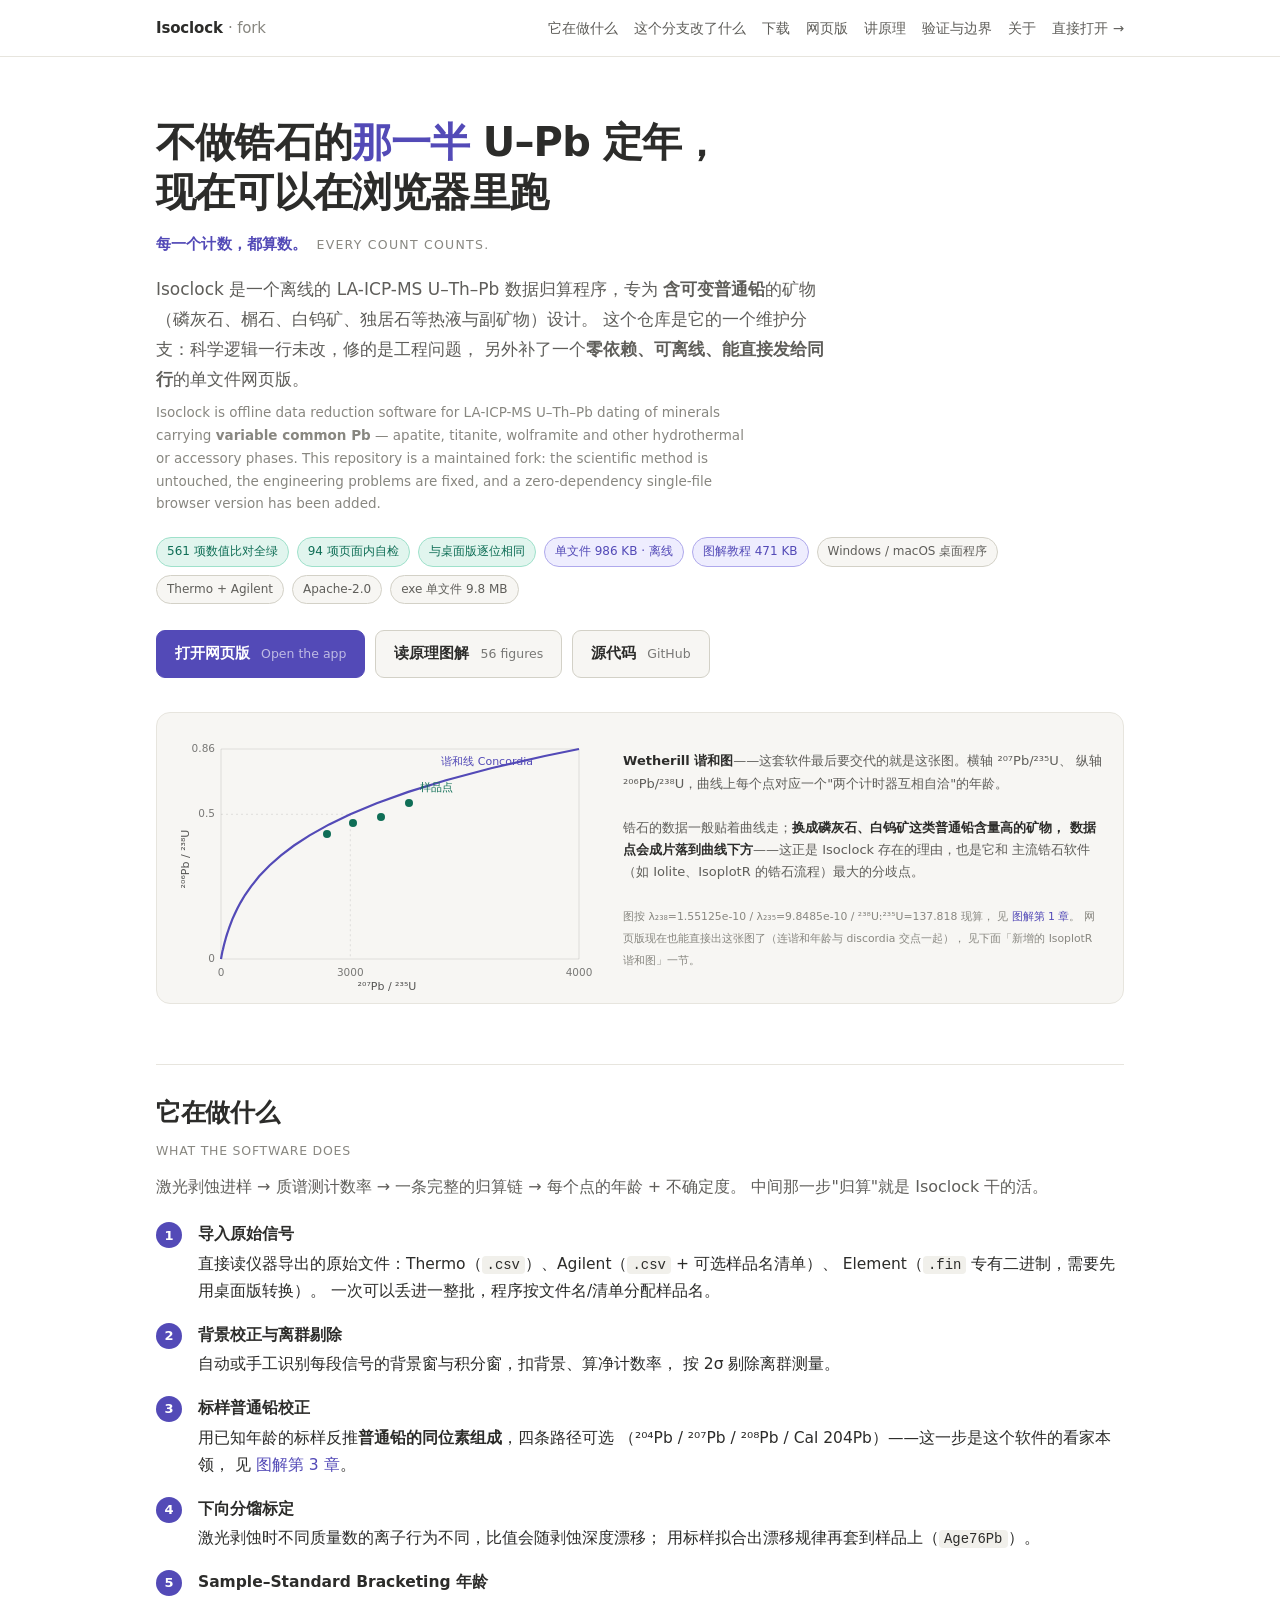
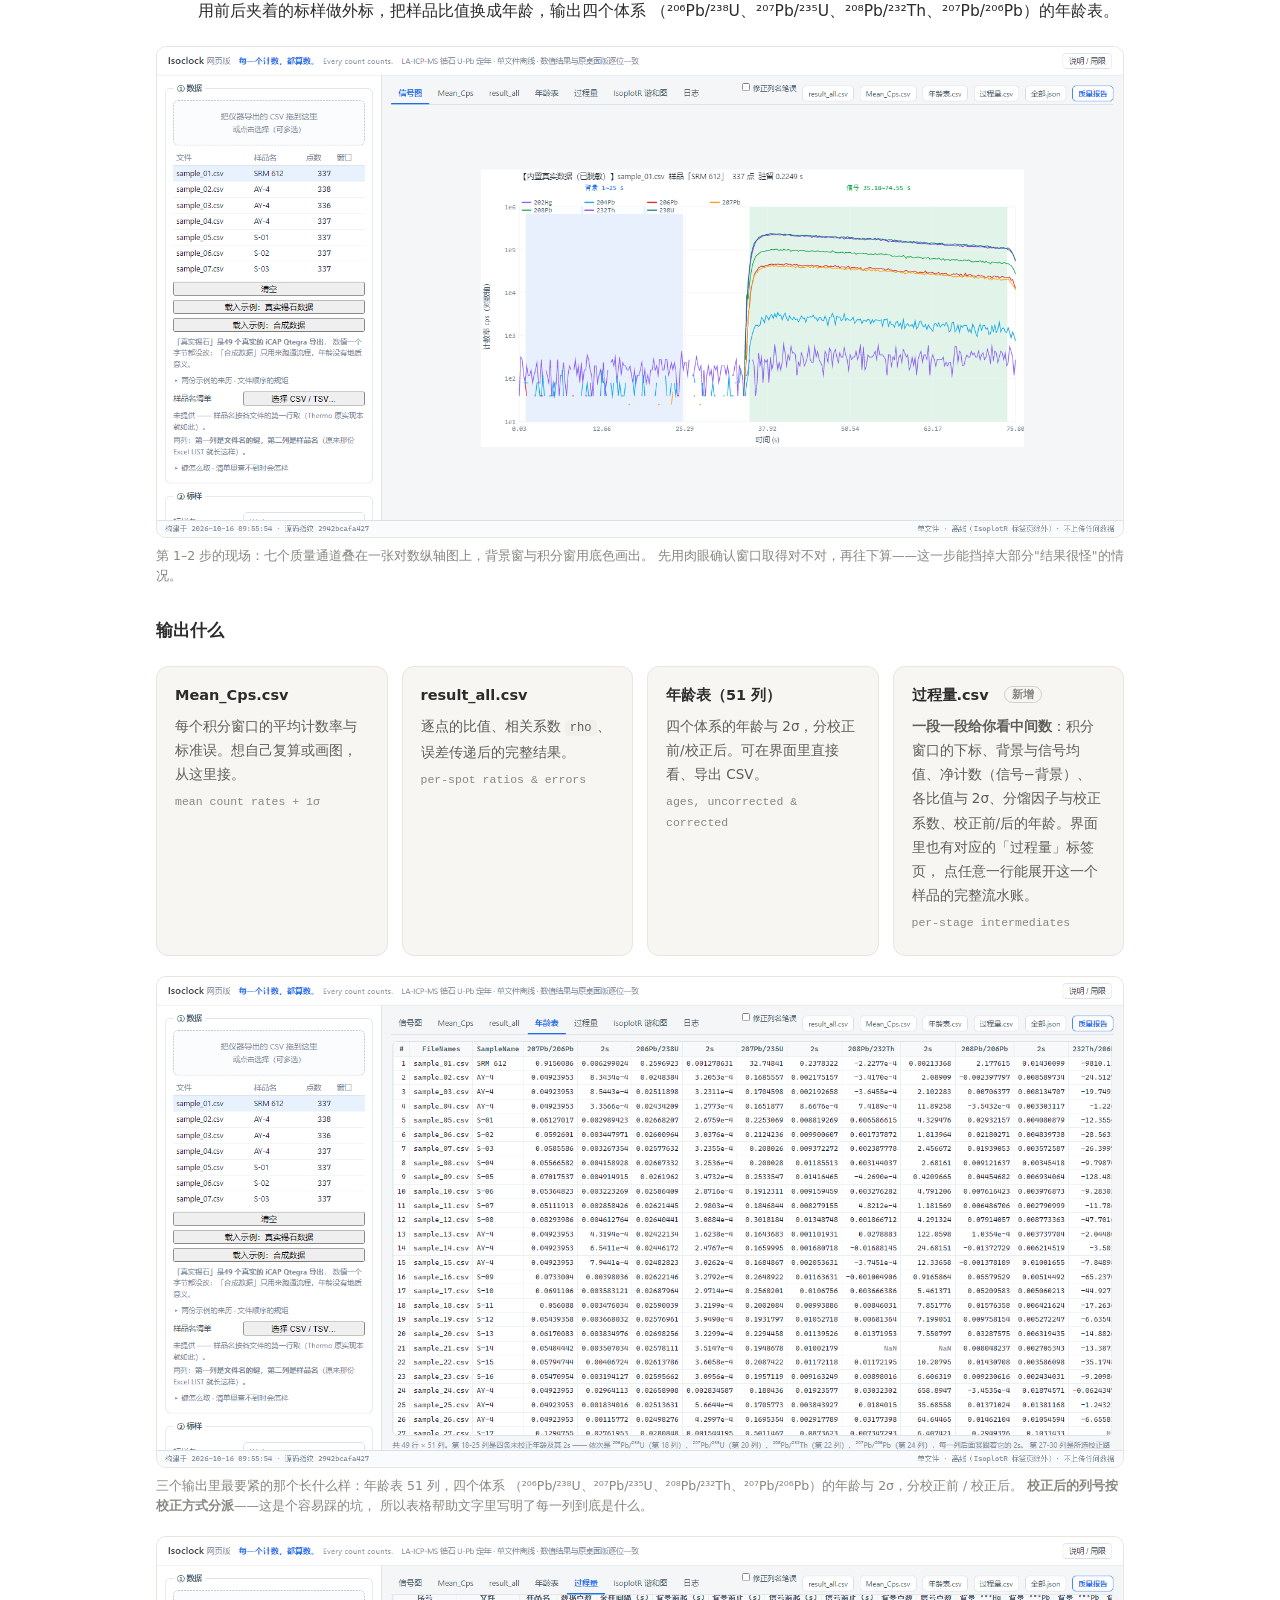
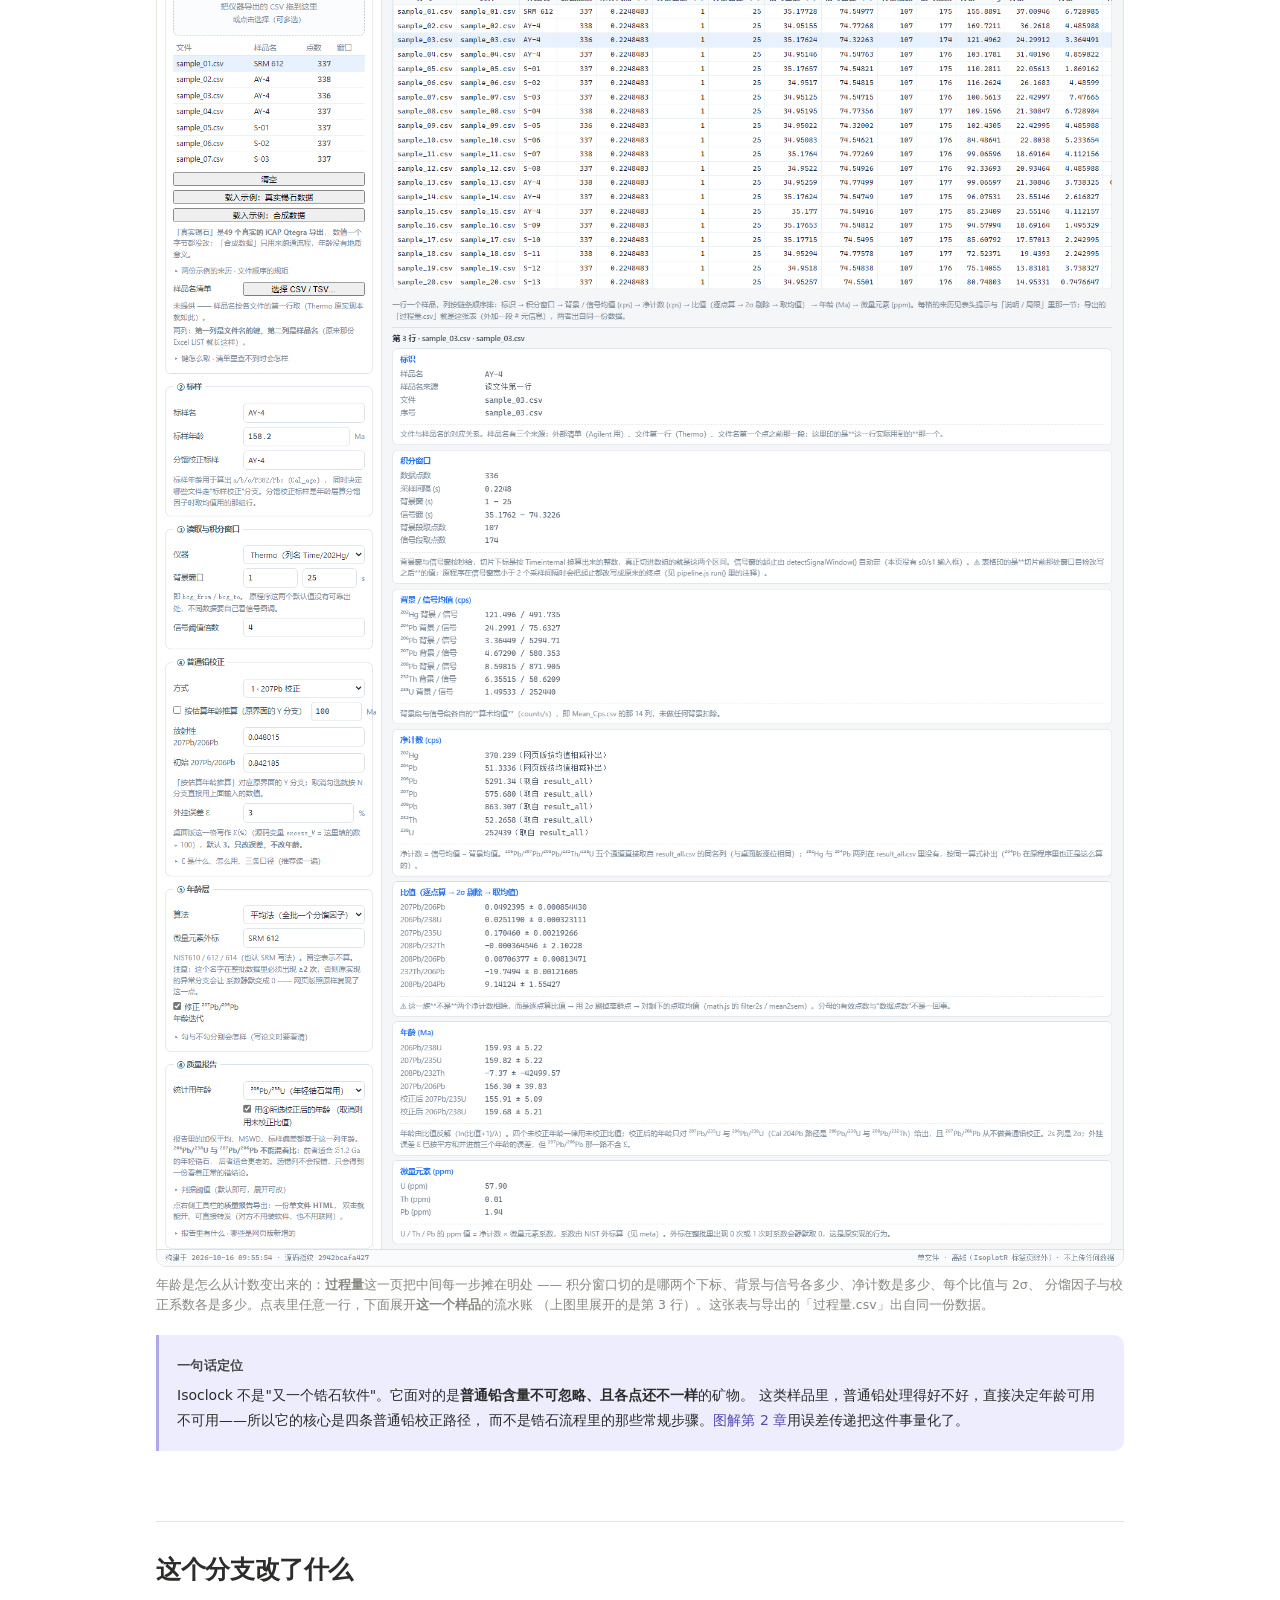
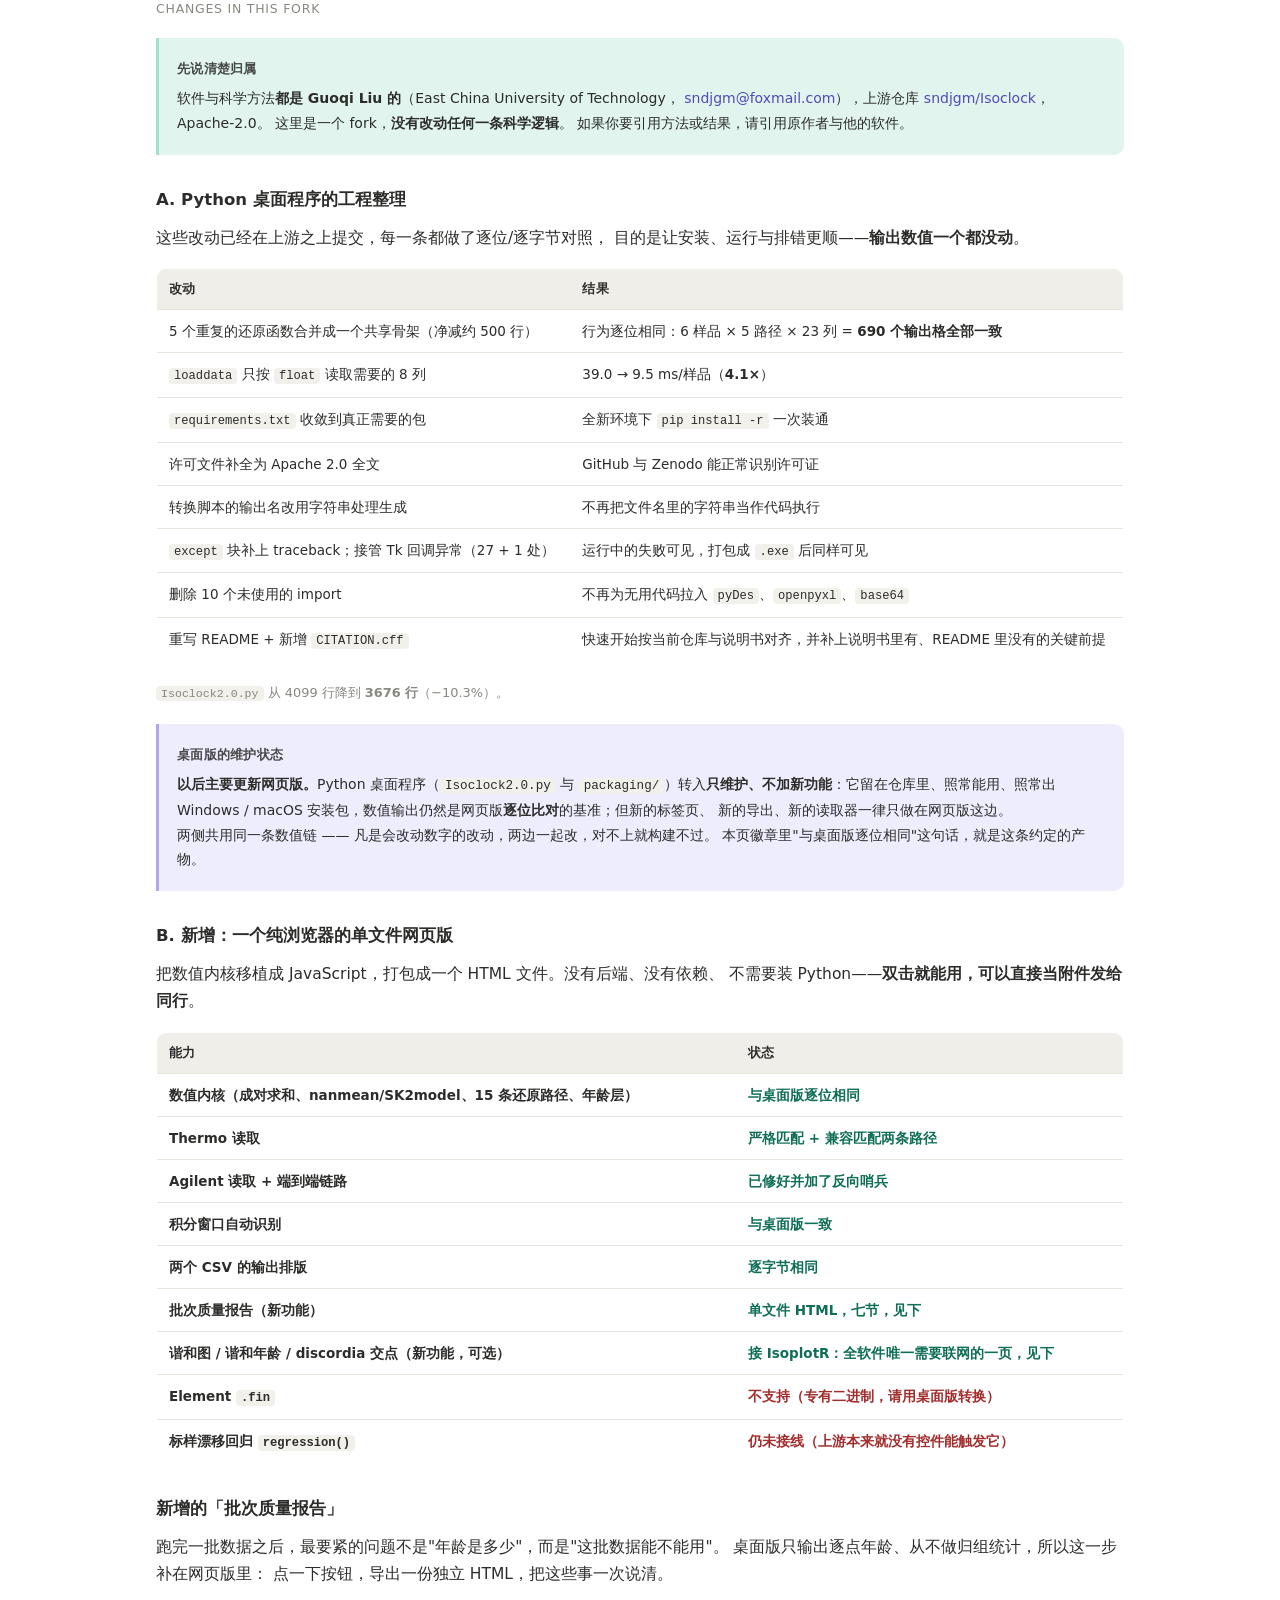
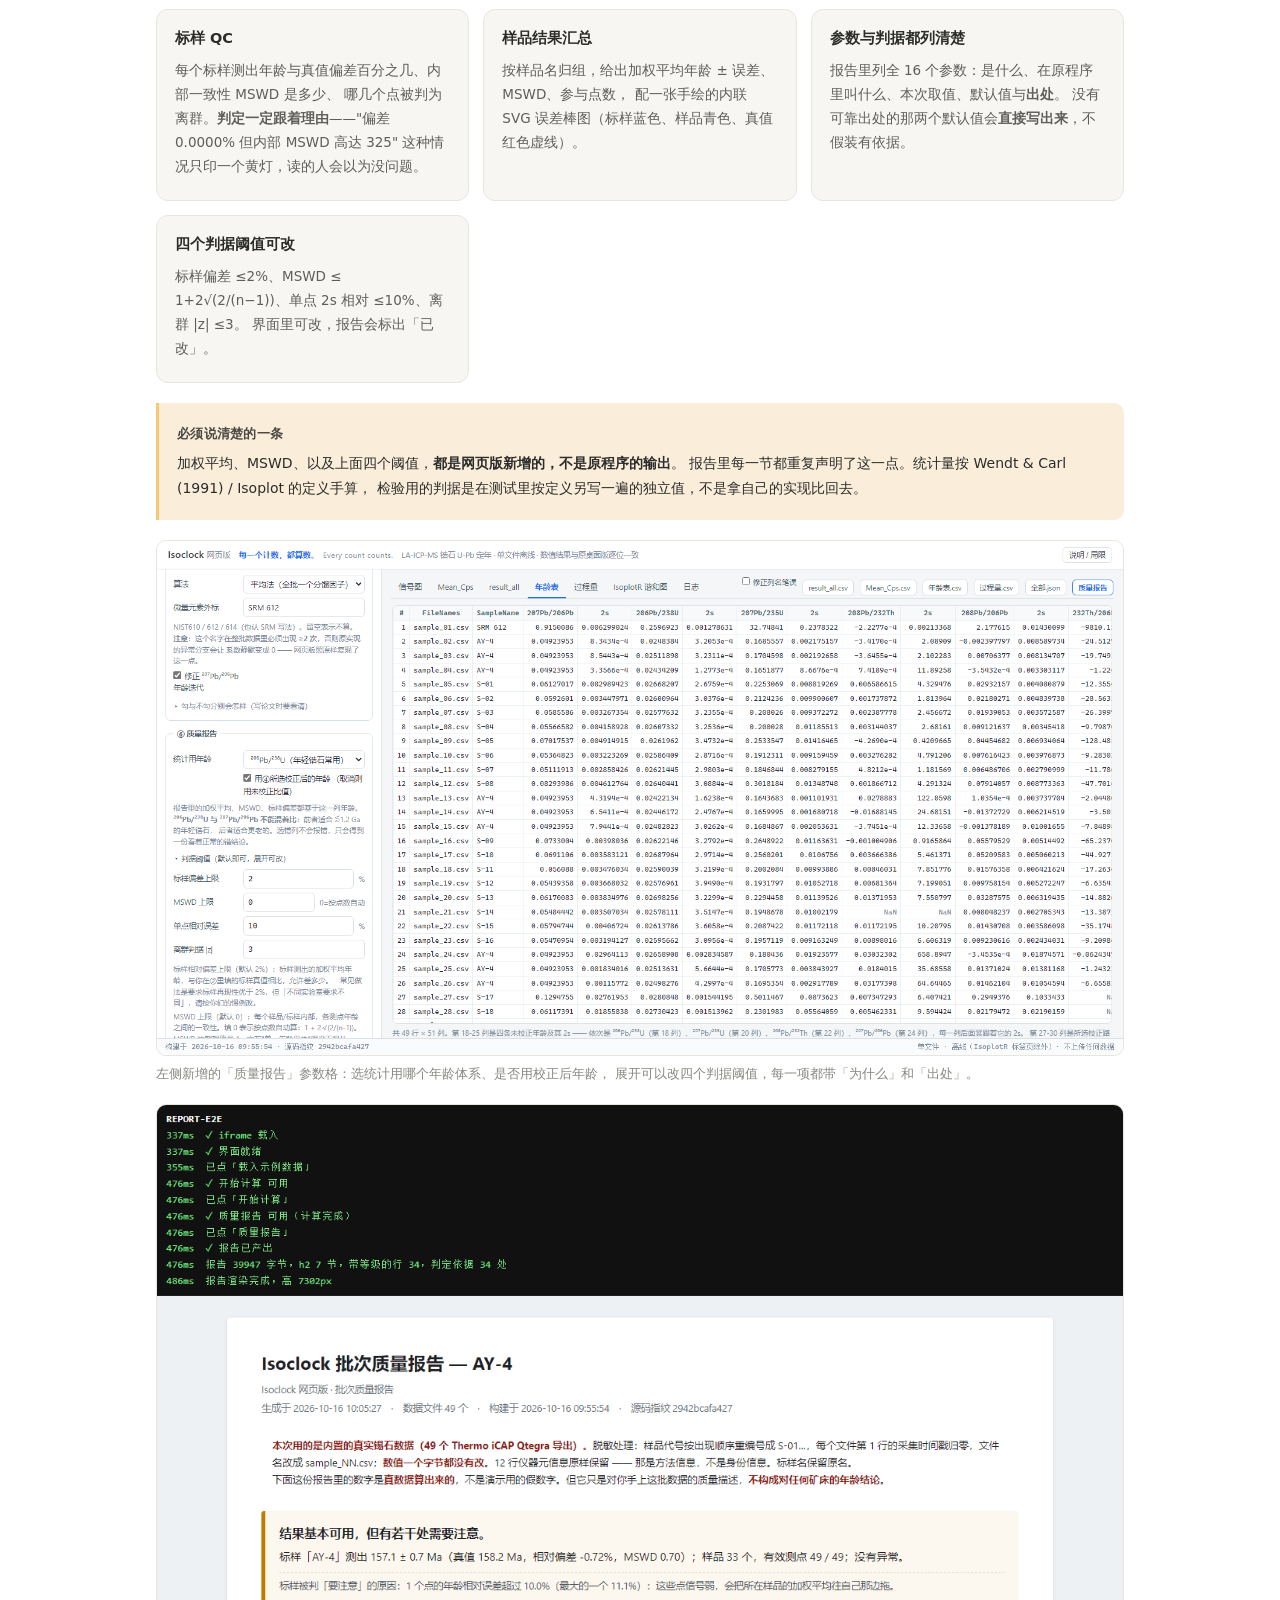
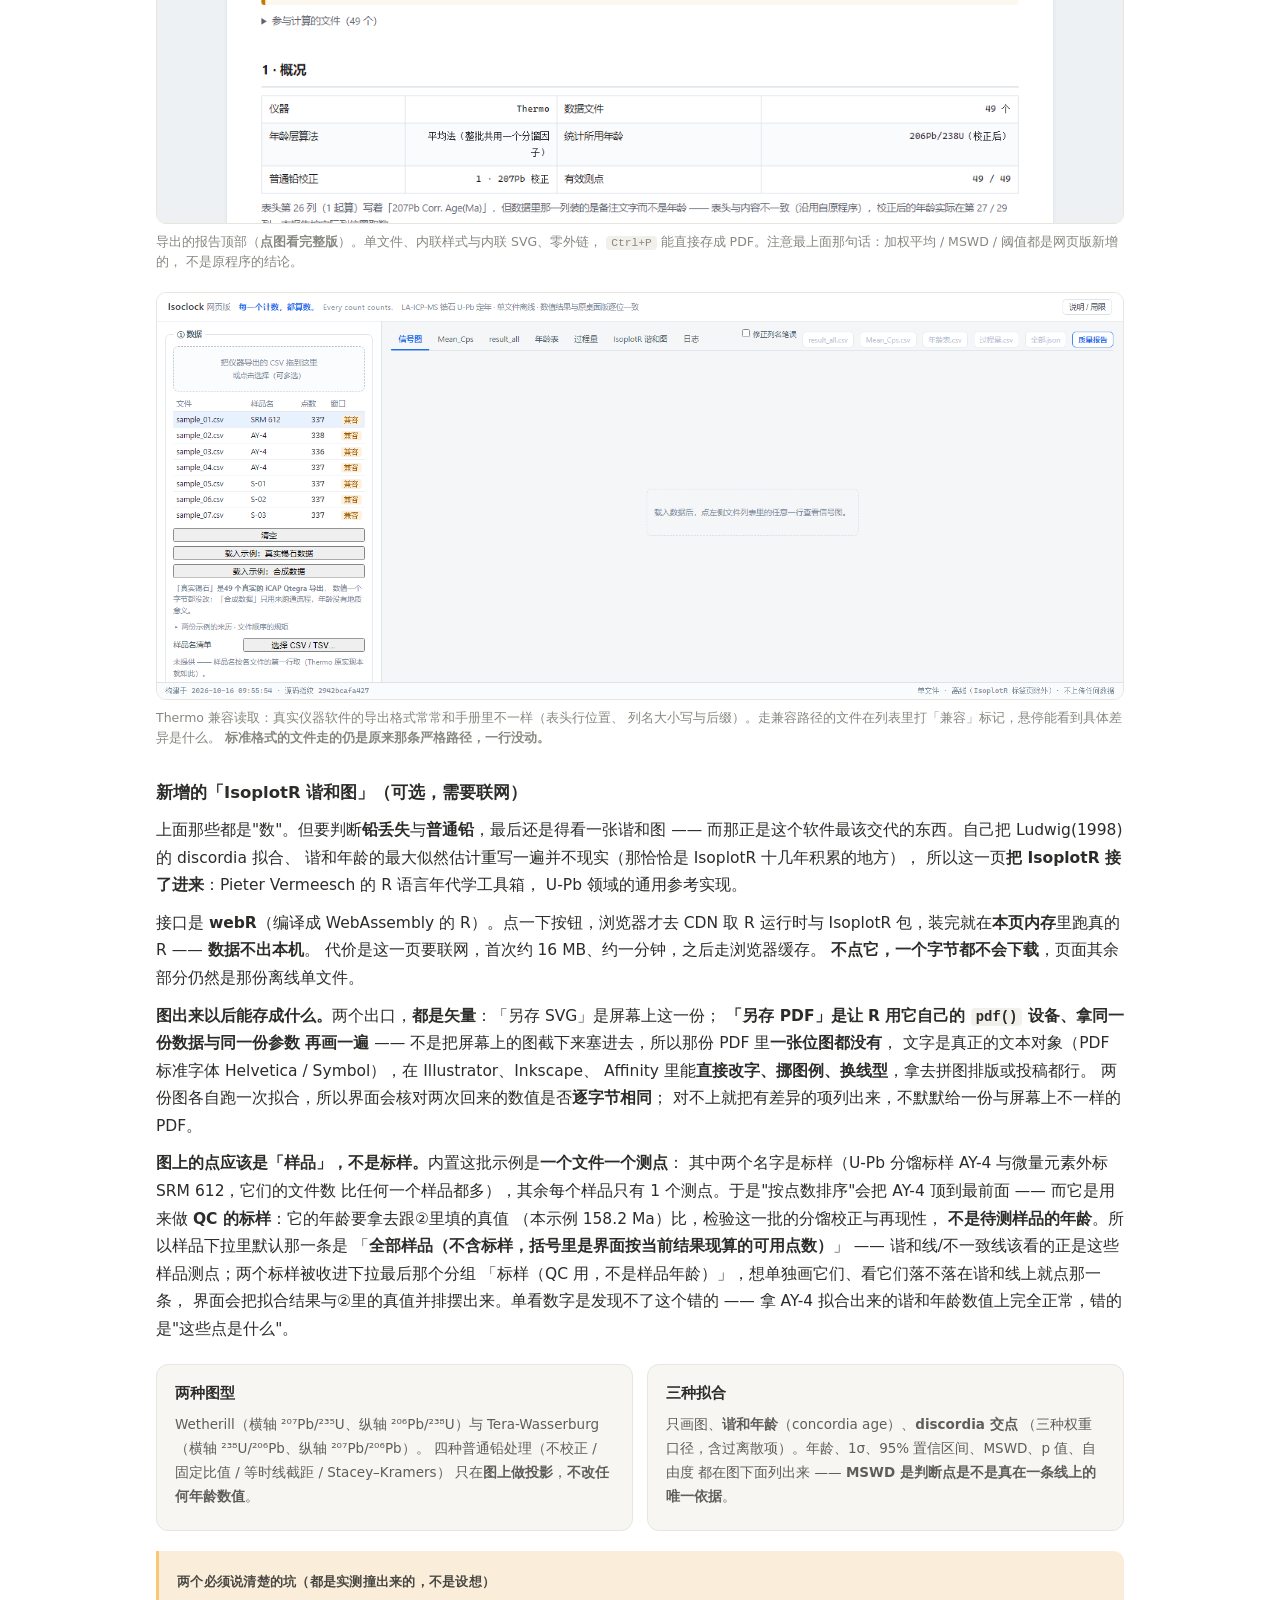
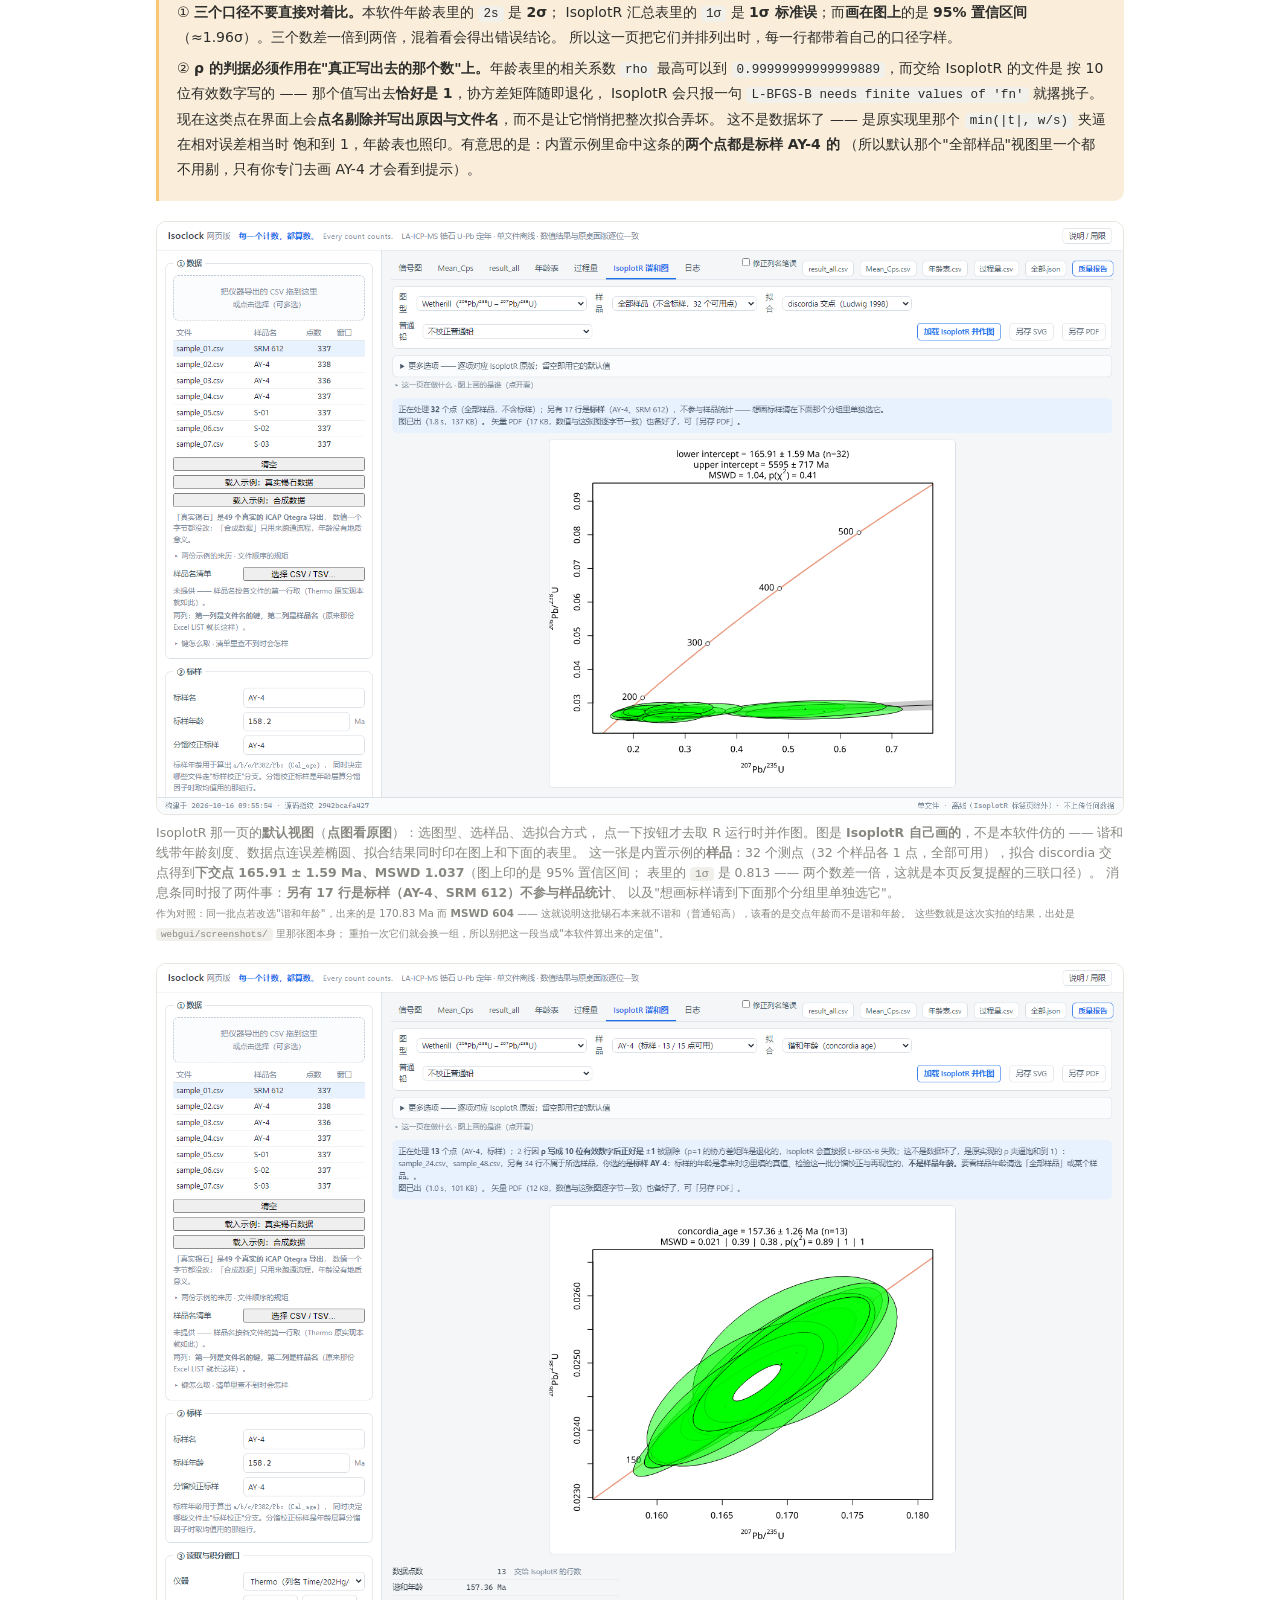
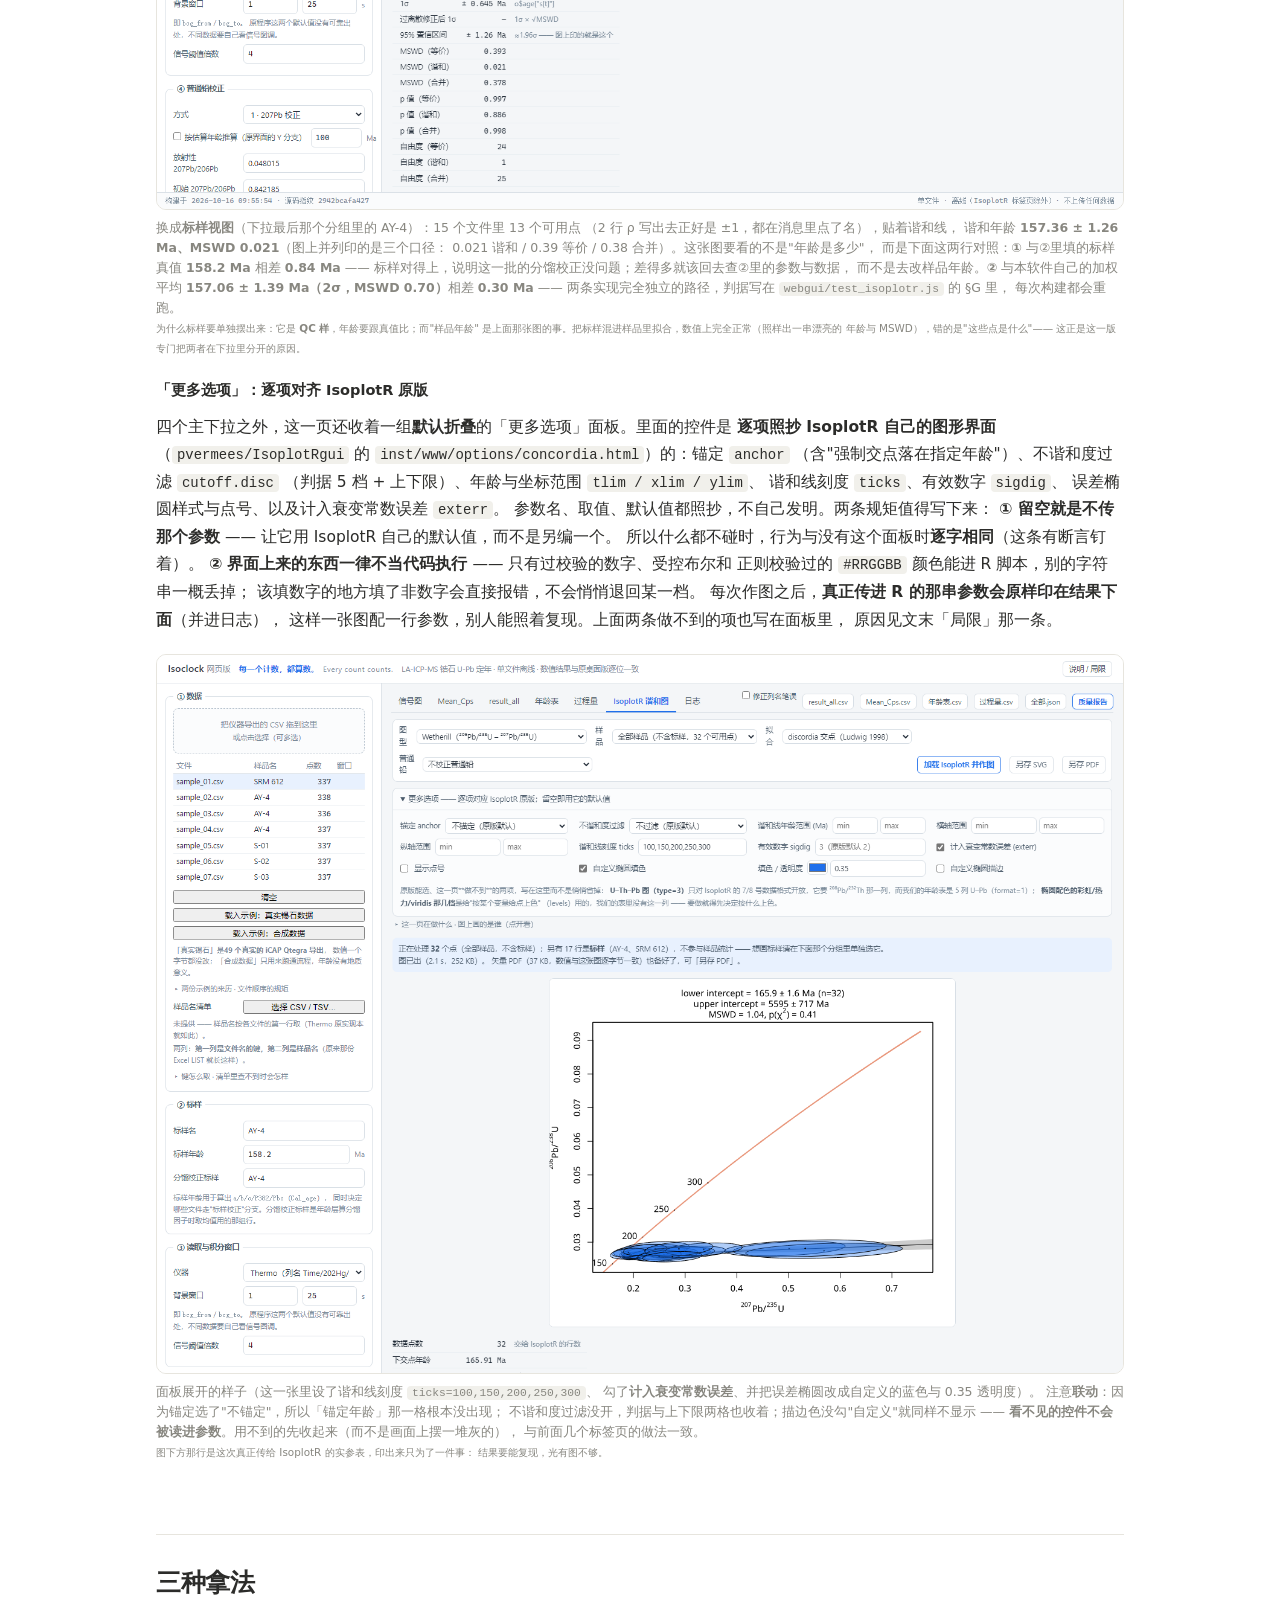
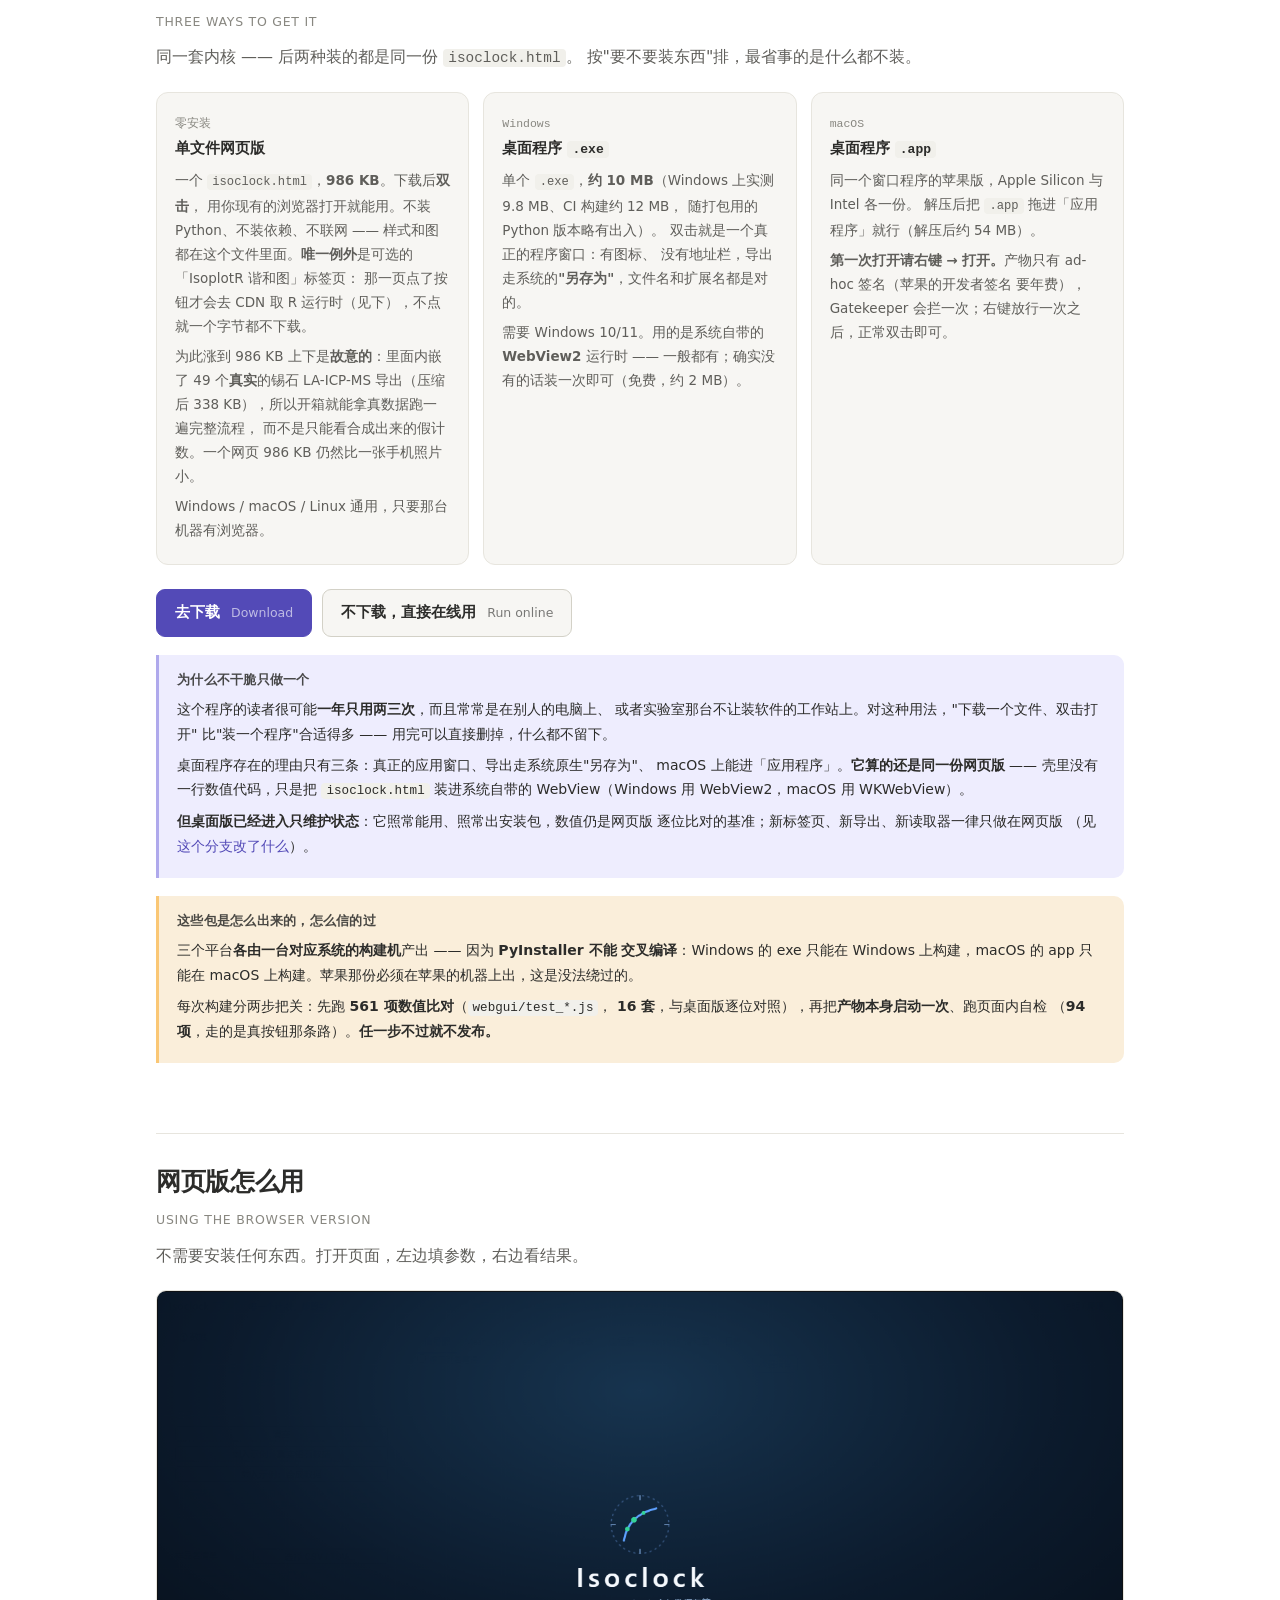
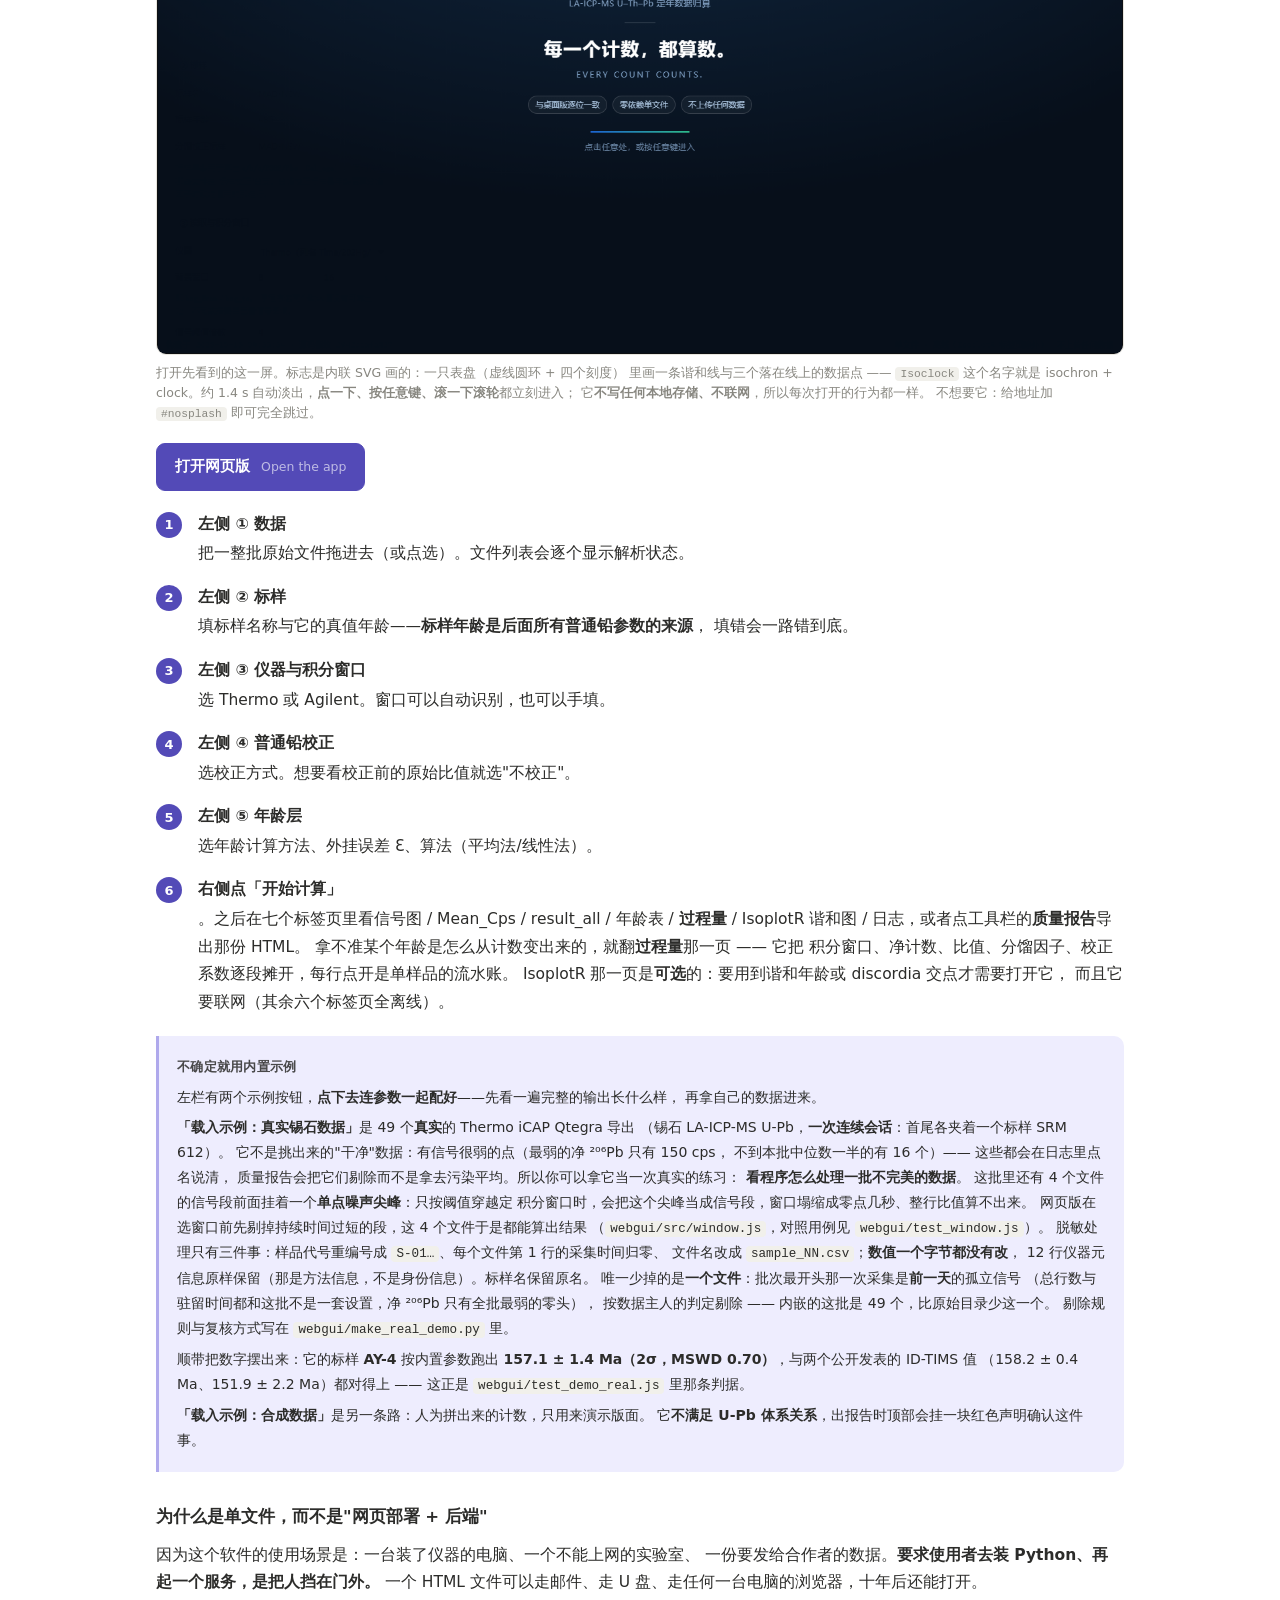
<file: docs/index.html>
<!DOCTYPE html>
<!--
  ⚠ 这是**源文件**，不是给浏览器看的那个页面。

      站点真正服务的是同目录的 index.html，它由本文件生成：
      徽章块与正文里的标记都已经被替换成实算值。

      改内容 → 改这里 → 跑 `python docs/make_badges.py` 重新生成 index.html。

  为什么非得分两个：正文里的数（单文件多大、标样跑出多少）必须每次从源头重算，
  不能手写；而标记若留在被服务的那份文件里，就会原样发到线上 ——
  读者会在页面上看到花括号。（踩过一次，线上首页真的印出过。）

  本文件里的两种"待替换物"，都由 docs/make_badges.py 处理：
    · 一对 BADGES:BEGIN / BADGES:END 注释，中间那排药丸徽章整块重写；
    · 正文里的成对双花括号标记，按实算值替换（见该脚本的 token_facts()）。
  加了新标记却忘了给值，构建会直接报错停下 —— 这是故意的。
  （所以这段注释里也不能写出标记的原样，否则本文件自己就会被判成"漏了值"。）
-->
<html lang="zh-CN">
<head>
<meta charset="utf-8">
<meta name="viewport" content="width=device-width,initial-scale=1">
<title>Isoclock (fork) — LA-ICP-MS U–Th–Pb 定年数据归算 · 网页版 · 原理详解</title>
<meta name="description" content="Isoclock 的维护分支：上游 sndjgm/Isoclock 的工程修复 + 一个纯浏览器单文件网页版 + 一套讲透原理的中文图解教程。面向含可变普通铅的矿物（磷灰石、榍石、白钨矿等）的 LA-ICP-MS U-Th-Pb 定年数据归算。">
<meta name="color-scheme" content="light dark">
<meta property="og:title" content="Isoclock (fork) — 网页版 + 原理详解">
<meta property="og:description" content="上游 sndjgm/Isoclock 的维护分支：零依赖单文件网页版（与桌面版逐位相同）+ 讲透 U-Pb 定年原理的中文图解教程。">
<meta property="og:type" content="website">
<meta property="og:url" content="https://chengkaide.github.io/Isoclock/">
<meta property="og:image" content="https://chengkaide.github.io/Isoclock/assets/og.png">
<meta property="og:image:width" content="1200">
<meta property="og:image:height" content="630">
<meta property="og:locale" content="zh_CN">
<meta property="og:locale:alternate" content="en">
<meta name="twitter:card" content="summary_large_image">
<meta name="twitter:image" content="https://chengkaide.github.io/Isoclock/assets/og.png">
<style>
:root{
  --bg:#FFFFFF; --panel:#F7F6F3; --panel2:#EFEEE9; --ink:#2C2C2A; --ink2:#5F5E5A; --ink3:#888780;
  --line:#D3D1C7; --line2:#E7E5DE;
  --pur:#534AB7; --purbg:#EEEDFE; --purln:#AFA9EC;
  --tea:#0F6E56; --teabg:#E1F5EE; --tealn:#9FE1CB;
  --amb:#854F0B; --ambbg:#FAEEDA; --ambln:#FAC775;
  --red:#A32D2D; --redbg:#FDF6F6; --redln:#E8A9A9;
  --code:#F1F0EB;
  --shadow:0 1px 2px rgba(0,0,0,.05),0 6px 20px -8px rgba(0,0,0,.14);
  --mono:ui-monospace,SFMono-Regular,Consolas,"Liberation Mono",Menlo,monospace;
}
@media (prefers-color-scheme:dark){
  :root{
    --bg:#191917; --panel:#212120; --panel2:#2A2A28; --ink:#EAE9E4; --ink2:#B4B2AB; --ink3:#8A8880;
    --line:#3B3B37; --line2:#303030;
    --pur:#B5AEF5; --purbg:#2A2750; --purln:#4B4590;
    --tea:#7FD8BC; --teabg:#16332B; --tealn:#2E6B58;
    --amb:#F0C176; --ambbg:#3A2E14; --ambln:#7A5C22;
    --red:#F19A96; --redbg:#3A2220; --redln:#7A3B38;
    --code:#2B2B29;
    --shadow:0 1px 2px rgba(0,0,0,.4),0 6px 20px -8px rgba(0,0,0,.6);
  }
}
*{box-sizing:border-box}
html{scroll-behavior:smooth;scroll-padding-top:76px}
body{margin:0;background:var(--bg);color:var(--ink);
  font-family:-apple-system,BlinkMacSystemFont,"Segoe UI","Microsoft YaHei","PingFang SC","Hiragino Sans GB",system-ui,sans-serif;
  font-size:15.5px;line-height:1.78;-webkit-font-smoothing:antialiased}
a{color:var(--pur);text-decoration:none}
a:hover{text-decoration:underline}
code,kbd,pre{font-family:var(--mono)}
code{background:var(--code);padding:1px 5px;border-radius:4px;font-size:.9em}
pre{background:var(--code);padding:14px 16px;border-radius:8px;overflow:auto;font-size:13px;line-height:1.65;
  border:1px solid var(--line2)}
pre code{background:none;padding:0;font-size:inherit}
.wrap{max-width:1020px;margin:0 auto;padding:0 26px}

/* ---------- nav ---------- */
.nav{position:sticky;top:0;z-index:50;background:color-mix(in srgb,var(--bg) 88%,transparent);
  backdrop-filter:blur(10px);border-bottom:1px solid var(--line2)}
.nav .wrap{display:flex;align-items:center;gap:18px;height:56px;flex-wrap:wrap}
.nav .brand{font-weight:700;letter-spacing:-.01em;font-size:15px;white-space:nowrap}
.nav .brand span{color:var(--ink3);font-weight:400}
.nav nav{display:flex;gap:16px;font-size:13.5px;flex-wrap:wrap;margin-left:auto}
.nav nav a{color:var(--ink2)}
.nav nav a:hover{color:var(--pur)}

/* ---------- hero ---------- */
.hero{padding:60px 0 8px}
.hero h1{font-size:clamp(26px,4.2vw,40px);line-height:1.25;font-weight:700;letter-spacing:-.02em;margin:0 0 14px}
.hero h1 em{font-style:normal;color:var(--pur)}
.hero .motto{font-size:15px;font-weight:650;color:var(--pur);margin:0 0 16px;letter-spacing:.01em}
.hero .motto .en{font-weight:400;font-size:12.5px;color:var(--ink3);letter-spacing:.1em;text-transform:uppercase;margin-left:9px}
.hero .lede{font-size:17px;color:var(--ink2);max-width:62ch;margin:0 0 6px}
.hero .lede-en{font-size:13.5px;color:var(--ink3);max-width:70ch;margin:0 0 22px;line-height:1.7}
.badges{display:flex;flex-wrap:wrap;gap:8px;margin:0 0 26px}
.b{font-size:12px;padding:3px 10px;border-radius:999px;border:1px solid var(--line);
  background:var(--panel);color:var(--ink2);white-space:nowrap}
.b.ok{border-color:var(--tealn);background:var(--teabg);color:var(--tea)}
.b.pu{border-color:var(--purln);background:var(--purbg);color:var(--pur)}
.cta{display:flex;flex-wrap:wrap;gap:10px;margin-bottom:8px}
.btn{display:inline-block;padding:10px 18px;border-radius:9px;font-size:14.5px;font-weight:600;
  border:1px solid var(--line);background:var(--panel);color:var(--ink);transition:.15s}
.btn:hover{text-decoration:none;transform:translateY(-1px);box-shadow:var(--shadow)}
.btn.primary{background:var(--pur);border-color:var(--pur);color:#fff}
@media (prefers-color-scheme:dark){.btn.primary{color:#141414}}
.btn .en{font-weight:400;opacity:.62;font-size:12.5px;margin-left:6px}

/* ---------- hero figure ---------- */
.herofig{margin:34px 0 0;padding:18px 20px 12px;border:1px solid var(--line2);border-radius:14px;
  background:var(--panel);display:flex;gap:26px;align-items:center;flex-wrap:wrap}
.herofig svg{flex:0 0 auto;max-width:100%}
.herofig .cap{flex:1 1 260px;min-width:230px;font-size:13px;color:var(--ink2);line-height:1.7}
.herofig .cap b{color:var(--ink)}

/* ---------- sections ---------- */
section{padding:52px 0 0}
h2{font-size:clamp(20px,2.6vw,25px);font-weight:700;letter-spacing:-.015em;margin:0 0 6px;
  padding-top:26px;border-top:1px solid var(--line2)}
h2 .en{display:block;font-size:12.5px;font-weight:400;color:var(--ink3);
  letter-spacing:.06em;text-transform:uppercase;margin-top:5px}
h3{font-size:16.5px;font-weight:650;margin:30px 0 8px}
h4{font-size:14.5px;font-weight:650;margin:18px 0 6px;color:var(--ink)}
p{margin:10px 0}
ul,ol{margin:10px 0;padding-left:22px}
li{margin:5px 0}
small,.muted{color:var(--ink3)}
.lead{font-size:16px;color:var(--ink2)}

.grid{display:grid;gap:14px;margin:20px 0}
.g2{grid-template-columns:repeat(auto-fit,minmax(268px,1fr))}
.g3{grid-template-columns:repeat(auto-fit,minmax(220px,1fr))}
.card{border:1px solid var(--line2);border-radius:12px;background:var(--panel);padding:16px 18px}
.card h4{margin:0 0 6px}
.card p{margin:6px 0;font-size:13.5px;color:var(--ink2)}
.card .tag{font-size:11.5px;color:var(--ink3);font-family:var(--mono)}
.card h4 i{font-style:normal;font-size:11px;font-weight:600;color:var(--ink3);
  border:1px solid var(--line);border-radius:999px;padding:1px 7px;vertical-align:2px}

table{width:100%;border-collapse:collapse;margin:16px 0;font-size:13.5px;
  border:1px solid var(--line2);border-radius:10px;overflow:hidden}
th,td{padding:9px 12px;text-align:left;border-bottom:1px solid var(--line2);vertical-align:top}
th{background:var(--panel2);font-weight:650;font-size:12.5px;letter-spacing:.02em}
tr:last-child td{border-bottom:none}
tbody tr:hover{background:var(--panel)}
td.k{white-space:nowrap;font-weight:600}
.yes{color:var(--tea);font-weight:600}
.no{color:var(--red);font-weight:600}

.callout{border-left:3px solid var(--purln);background:var(--purbg);border-radius:0 10px 10px 0;
  padding:13px 18px;margin:18px 0;font-size:14px}
.callout.warn{border-left-color:var(--ambln);background:var(--ambbg)}
.callout.bad{border-left-color:var(--redln);background:var(--redbg)}
.callout.ok{border-left-color:var(--tealn);background:var(--teabg)}
.callout p{margin:6px 0}
.callout .t{font-weight:700;font-size:13px;letter-spacing:.02em;text-transform:uppercase;opacity:.85}

figure{margin:20px 0}
figure a{display:block}
figure img{width:100%;border:1px solid var(--line2);border-radius:10px;display:block;cursor:zoom-in}
figure a:hover img{border-color:var(--purln);box-shadow:var(--shadow)}
/* 报告那张截图很长（1:2）。裁出顶部一段当预览，想看全就点开原图。 */
figure.tall img{max-height:720px;object-fit:cover;object-position:top center;cursor:zoom-in}
figcaption{font-size:12.5px;color:var(--ink3);margin-top:8px;line-height:1.6}
.two{display:grid;gap:18px;grid-template-columns:repeat(auto-fit,minmax(300px,1fr))}
.two figure{margin:0}

.steps{counter-reset:s;list-style:none;padding:0;margin:20px 0}
.steps li{counter-increment:s;position:relative;padding:0 0 0 42px;margin:0 0 16px}
.steps li::before{content:counter(s);position:absolute;left:0;top:1px;width:26px;height:26px;
  border-radius:50%;background:var(--pur);color:#fff;font-size:13px;font-weight:700;
  display:flex;align-items:center;justify-content:center}
@media (prefers-color-scheme:dark){.steps li::before{color:#141414}}
/* 只让每步的"标题"那个 <b> 独占一行；正文里的 <b> 必须保持行内，
   否则会被断成独立一段（曾经踩过：③那步的引语被挤出换行）。 */
.steps li > b:first-of-type{display:block;margin-bottom:2px}

.kv{display:grid;grid-template-columns:auto 1fr;gap:4px 14px;font-size:13.5px;margin:14px 0}
.kv dt{font-weight:650;color:var(--ink2);white-space:nowrap}
.kv dd{margin:0}

footer{margin-top:64px;padding:28px 0 48px;border-top:1px solid var(--line2);
  font-size:13px;color:var(--ink3)}
footer .wrap{display:flex;gap:22px;flex-wrap:wrap;align-items:baseline}
@media print{.nav{display:none}.btn{display:none}section{padding-top:22px;break-inside:avoid}
  .herofig{break-inside:avoid}a{color:inherit;text-decoration:none}}
@media (max-width:640px){
  .herofig{padding:14px}.herofig svg{width:100%;height:auto}
  table{font-size:12.5px}th,td{padding:7px 8px}
}
</style>
</head>
<body>

<header class="nav">
  <div class="wrap">
    <div class="brand">Isoclock <span>· fork</span></div>
    <nav>
      <a href="#what">它在做什么</a>
      <a href="#fork">这个分支改了什么</a>
      <a href="#download">下载</a>
      <a href="#web">网页版</a>
      <a href="#learn">讲原理</a>
      <a href="#verify">验证与边界</a>
      <a href="#about">关于</a>
      <a href="app/isoclock.html">直接打开 →</a>
    </nav>
  </div>
</header>

<main class="wrap">

<!-- ==================== HERO ==================== -->
<section class="hero">
  <h1>不做锆石的<em>那一半</em> U–Pb 定年，<br>现在可以在浏览器里跑</h1>
  <p class="motto">每一个计数，都算数。<span class="en" lang="en">Every count counts.</span></p>
  <p class="lede">
    Isoclock 是一个离线的 LA-ICP-MS U–Th–Pb 数据归算程序，专为
    <b>含可变普通铅</b>的矿物（磷灰石、榍石、白钨矿、独居石等热液与副矿物）设计。
    这个仓库是它的一个维护分支：科学逻辑一行未改，修的是工程问题，
    另外补了一个<b>零依赖、可离线、能直接发给同行</b>的单文件网页版。
  </p>
  <p class="lede-en">
    Isoclock is offline data reduction software for LA-ICP-MS U–Th–Pb dating of minerals
    carrying <b>variable common Pb</b> — apatite, titanite, wolframite and other hydrothermal
    or accessory phases. This repository is a maintained fork: the scientific method is
    untouched, the engineering problems are fixed, and a zero-dependency single-file
    browser version has been added.
  </p>

  <div class="badges">
    <!-- BADGES:BEGIN 由 docs/make_badges.py 生成；改数字请改源头并重跑 -->
    <span class="b ok" title="16 套 webgui/test_*.js，与桌面版逐位对照；本行由脚本实跑得出">561 项数值比对全绿</span>
    <span class="b ok" title="在产物页面里点真按钮跑（#selftest）；每次由脚本核这个数">94 项页面内自检</span>
    <span class="b ok" title="含浮点最后一位；由上面那批比对保证">与桌面版逐位相同</span>
    <span class="b pu" title="isoclock.html = 1010046 字节；零外链、零依赖，双击即用">单文件 986 KB · 离线</span>
    <span class="b pu" title="guide.html = 482008 字节，56 张内联图">图解教程 471 KB</span>
    <span class="b" title="同一个页面装进系统自带的 WebView；Windows 出 exe，macOS 出 app">Windows / macOS 桌面程序</span>
    <span class="b" title="两种仪器导出都能读（Element 的 .fin 请用桌面版转换）">Thermo + Agilent</span>
    <span class="b" title="沿用上游 sndjgm/Isoclock 的许可证">Apache-2.0</span>
    <span class="b" title="dist/IsoclockWeb.exe = 10325523 字节">exe 单文件 9.8 MB</span>
    <!-- BADGES:END -->
  </div>

  <div class="cta">
    <a class="btn primary" href="app/isoclock.html">打开网页版 <span class="en">Open the app</span></a>
    <a class="btn" href="guide.html">读原理图解 <span class="en">56 figures</span></a>
    <a class="btn" href="https://github.com/chengkaide/Isoclock">源代码 <span class="en">GitHub</span></a>
  </div>

  <div class="herofig">
    <svg width="420" height="260" viewBox="0 0 420 260" role="img"
         aria-label="Wetherill 谐和图：横轴 207Pb/235U，纵轴 206Pb/238U，谐和线从左下向右上、斜率由陡变缓">
      <rect x="0" y="0" width="420" height="260" fill="none"/>
      <!-- 网格 -->
      <g stroke="currentColor" stroke-opacity=".12" stroke-width="1" fill="none">
        <line x1="44" y1="228" x2="402" y2="228"/>
        <line x1="44" y1="18" x2="402" y2="18"/>
        <line x1="44" y1="18" x2="44" y2="228"/>
        <line x1="402" y1="18" x2="402" y2="228"/>
        <line x1="173.3" y1="83.3" x2="173.3" y2="228" stroke-dasharray="2 3"/>
        <line x1="44" y1="83.3" x2="173.3" y2="83.3" stroke-dasharray="2 3"/>
      </g>
      <!-- 谐和线：t = 0 … 4000 Ma，斜率由陡变缓（凹） -->
      <polyline fill="none" stroke="#534AB7" stroke-width="2.2"
        points="44.0,228.0 44.1,227.6 44.2,226.9 44.4,225.7 44.6,224.6 44.9,223.0 45.2,221.5 45.5,219.9
                46.0,218.3 46.5,216.0 47.1,213.6 47.7,211.2 48.4,208.7 49.2,205.8 50.1,202.9 51.1,200.0
                52.4,196.2 53.8,192.3 55.5,187.9 57.5,183.5 60.1,178.0 63.5,171.6 68.0,164.0 74.1,155.3
                82.1,145.3 92.5,134.5 104.0,124.4 117.0,114.5 132.6,104.4 152.2,93.4 173.3,83.3 199.7,72.3
                231.3,60.9 269.0,49.3 314.0,37.3 367.8,25.0 402.0,18.0"/>
      <!-- 数据点：落在谐和线下方（这类矿物的常态） -->
      <g fill="#0F6E56">
        <circle cx="150" cy="103" r="4"/><circle cx="176" cy="92" r="4"/>
        <circle cx="204" cy="86" r="4"/><circle cx="232" cy="72" r="4"/>
      </g>
      <!-- 刻度 -->
      <g font-size="10.5" fill="currentColor" fill-opacity=".62" text-anchor="middle">
        <text x="44" y="245">0</text><text x="173.3" y="245">3000</text><text x="402" y="245">4000</text>
        <text x="210" y="259" font-size="11" fill-opacity=".8">²⁰⁷Pb / ²³⁵U</text>
      </g>
      <g font-size="10.5" fill="currentColor" fill-opacity=".62" text-anchor="end">
        <text x="38" y="231">0</text><text x="38" y="86">0.5</text><text x="38" y="21">0.86</text>
      </g>
      <text x="12" y="128" font-size="11" fill="currentColor" fill-opacity=".8"
            text-anchor="middle" transform="rotate(-90 12 128)">²⁰⁶Pb / ²³⁸U</text>
      <text x="356" y="34" font-size="11" fill="#534AB7" text-anchor="end">谐和线 Concordia</text>
      <text x="243" y="60" font-size="10.5" fill="#0F6E56" text-anchor="start">样品点</text>
    </svg>
    <div class="cap">
      <b>Wetherill 谐和图</b>——这套软件最后要交代的就是这张图。横轴 ²⁰⁷Pb/²³⁵U、
      纵轴 ²⁰⁶Pb/²³⁸U，曲线上每个点对应一个"两个计时器互相自洽"的年龄。
      <br><br>
      锆石的数据一般贴着曲线走；<b>换成磷灰石、白钨矿这类普通铅含量高的矿物，
      数据点会成片落到曲线下方</b>——这正是 Isoclock 存在的理由，也是它和
      主流锆石软件（如 Iolite、IsoplotR 的锆石流程）最大的分歧点。
      <br><br>
      <small>图按 λ₂₃₈=1.55125e-10 / λ₂₃₅=9.8485e-10 / ²³⁸U:²³⁵U=137.818 现算，
      见 <a href="guide.html#sec2">图解第 1 章</a>。
      网页版现在也能直接出这张图了（连谐和年龄与 discordia 交点一起），
      见下面「新增的 IsoplotR 谐和图」一节。</small>
    </div>
  </div>
</section>

<!-- ==================== WHAT ==================== -->
<section id="what">
  <h2>它在做什么<span class="en">What the software does</span></h2>

  <p class="lead">
    激光剥蚀进样 → 质谱测计数率 → 一条完整的归算链 → 每个点的年龄 + 不确定度。
    中间那一步"归算"就是 Isoclock 干的活。
  </p>

  <ol class="steps">
    <li><b>导入原始信号</b>
      直接读仪器导出的原始文件：Thermo（<code>.csv</code>）、Agilent（<code>.csv</code> + 可选样品名清单）、
      Element（<code>.fin</code> 专有二进制，需要先用桌面版转换）。
      一次可以丢进一整批，程序按文件名/清单分配样品名。</li>
    <li><b>背景校正与离群剔除</b>
      自动或手工识别每段信号的背景窗与积分窗，扣背景、算净计数率，
      按 2σ 剔除离群测量。</li>
    <li><b>标样普通铅校正</b>
      用已知年龄的标样反推<b>普通铅的同位素组成</b>，四条路径可选
      （²⁰⁴Pb / ²⁰⁷Pb / ²⁰⁸Pb / Cal 204Pb）——这一步是这个软件的看家本领，
      见 <a href="guide.html#sec13">图解第 3 章</a>。</li>
    <li><b>下向分馏标定</b>
      激光剥蚀时不同质量数的离子行为不同，比值会随剥蚀深度漂移；
      用标样拟合出漂移规律再套到样品上（<code>Age76Pb</code>）。</li>
    <li><b>Sample–Standard Bracketing 年龄</b>
      用前后夹着的标样做外标，把样品比值换成年龄，输出四个体系
      （²⁰⁶Pb/²³⁸U、²⁰⁷Pb/²³⁵U、²⁰⁸Pb/²³²Th、²⁰⁷Pb/²⁰⁶Pb）的年龄表。</li>
  </ol>

  <figure>
    <a href="assets/ui-signal.png" target="_blank" rel="noopener" title="点开看原图">
      <img src="assets/ui-signal.png" alt="Isoclock 网页版的信号图界面：七个质量通道叠在一张对数坐标图上，背景窗与信号窗用底色标出">
    </a>
    <figcaption>第 1–2 步的现场：七个质量通道叠在一张对数纵轴图上，背景窗与积分窗用底色画出。
      先用肉眼确认窗口取得对不对，再往下算——这一步能挡掉大部分"结果很怪"的情况。</figcaption>
  </figure>

  <h3>输出什么</h3>
  <div class="grid g3">
    <div class="card">
      <h4>Mean_Cps.csv</h4>
      <p>每个积分窗口的平均计数率与标准误。想自己复算或画图，从这里接。</p>
      <p class="tag">mean count rates + 1σ</p>
    </div>
    <div class="card">
      <h4>result_all.csv</h4>
      <p>逐点的比值、相关系数 <code>rho</code>、误差传递后的完整结果。</p>
      <p class="tag">per-spot ratios &amp; errors</p>
    </div>
    <div class="card">
      <h4>年龄表（51 列）</h4>
      <p>四个体系的年龄与 2σ，分校正前/校正后。可在界面里直接看、导出 CSV。</p>
      <p class="tag">ages, uncorrected &amp; corrected</p>
    </div>
    <div class="card">
      <h4>过程量.csv　<i>新增</i></h4>
      <p><b>一段一段给你看中间数</b>：积分窗口的下标、背景与信号均值、净计数（信号−背景）、
      各比值与 2σ、分馏因子与校正系数、校正前/后的年龄。界面里也有对应的「过程量」标签页，
      点任意一行能展开这一个样品的完整流水账。</p>
      <p class="tag">per-stage intermediates</p>
    </div>
  </div>

  <figure>
    <a href="assets/ui-ages.png" target="_blank" rel="noopener" title="点开看原图">
      <img src="assets/ui-ages.png" alt="网页版的年龄表：51 列，四个体系的年龄与 2σ，分校正前与校正后">
    </a>
    <figcaption>三个输出里最要紧的那个长什么样：年龄表 51 列，四个体系
      （²⁰⁶Pb/²³⁸U、²⁰⁷Pb/²³⁵U、²⁰⁸Pb/²³²Th、²⁰⁷Pb/²⁰⁶Pb）的年龄与 2σ，分校正前 / 校正后。
      <b>校正后的列号按校正方式分派</b>——这是个容易踩的坑，
      所以表格帮助文字里写明了每一列到底是什么。</figcaption>
  </figure>

  <figure>
    <a href="assets/ui-stages.png" target="_blank" rel="noopener" title="点开看原图">
      <img src="assets/ui-stages.png" alt="网页版的「过程量」标签页：上面是这一次算的参数，中间是一张每样品一行的宽表（分组表头依次是标识 / 积分窗口 / 背景 / 信号 / 净计数 / 比值 / 年龄 / 微量元素），下面展开的是第 3 行那个样品从积分窗口到年龄的逐步流水账">
    </a>
    <figcaption>年龄是怎么从计数变出来的：<b>过程量</b>这一页把中间每一步摊在明处 ——
      积分窗口切的是哪两个下标、背景与信号各多少、净计数是多少、每个比值与 2σ、
      分馏因子与校正系数各是多少。点表里任意一行，下面展开<b>这一个样品</b>的流水账
      （上图里展开的是第 3 行）。这张表与导出的「过程量.csv」出自同一份数据。</figcaption>
  </figure>

  <div class="callout">
    <p class="t">一句话定位</p>
    <p>Isoclock 不是"又一个锆石软件"。它面对的是<b>普通铅含量不可忽略、且各点还不一样</b>的矿物。
    这类样品里，普通铅处理得好不好，直接决定年龄可用不可用——所以它的核心是四条普通铅校正路径，
    而不是锆石流程里的那些常规步骤。<a href="guide.html#sec7">图解第 2 章</a>用误差传递把这件事量化了。</p>
  </div>
</section>

<!-- ==================== FORK ==================== -->
<section id="fork">
  <h2>这个分支改了什么<span class="en">Changes in this fork</span></h2>

  <div class="callout ok">
    <p class="t">先说清楚归属</p>
    <p>软件与科学方法<b>都是 Guoqi Liu 的</b>（East China University of Technology，
    <a href="mailto:sndjgm@foxmail.com">sndjgm@foxmail.com</a>），上游仓库
    <a href="https://github.com/sndjgm/Isoclock">sndjgm/Isoclock</a>，Apache-2.0。
    这里是一个 fork，<b>没有改动任何一条科学逻辑</b>。
    如果你要引用方法或结果，请引用原作者与他的软件。</p>
  </div>

  <h3>A. Python 桌面程序的工程整理</h3>
  <p>这些改动已经在上游之上提交，每一条都做了逐位/逐字节对照，
  目的是让安装、运行与排错更顺——<b>输出数值一个都没动</b>。</p>

  <table>
    <thead><tr><th>改动</th><th>结果</th></tr></thead>
    <tbody>
      <tr><td>5 个重复的还原函数合并成一个共享骨架（净减约 500 行）</td>
          <td>行为逐位相同：6 样品 × 5 路径 × 23 列 = <b>690 个输出格全部一致</b></td></tr>
      <tr><td><code>loaddata</code> 只按 <code>float</code> 读取需要的 8 列</td>
          <td>39.0 → 9.5 ms/样品（<b>4.1×</b>）</td></tr>
      <tr><td><code>requirements.txt</code> 收敛到真正需要的包</td>
          <td>全新环境下 <code>pip install -r</code> 一次装通</td></tr>
      <tr><td>许可文件补全为 Apache 2.0 全文</td>
          <td>GitHub 与 Zenodo 能正常识别许可证</td></tr>
      <tr><td>转换脚本的输出名改用字符串处理生成</td>
          <td>不再把文件名里的字符串当作代码执行</td></tr>
      <tr><td><code>except</code> 块补上 traceback；接管 Tk 回调异常（27 + 1 处）</td>
          <td>运行中的失败可见，打包成 <code>.exe</code> 后同样可见</td></tr>
      <tr><td>删除 10 个未使用的 import</td>
          <td>不再为无用代码拉入 <code>pyDes</code>、<code>openpyxl</code>、<code>base64</code></td></tr>
      <tr><td>重写 README + 新增 <code>CITATION.cff</code></td>
          <td>快速开始按当前仓库与说明书对齐，并补上说明书里有、README 里没有的关键前提</td></tr>
    </tbody>
  </table>
  <p><small><code>Isoclock2.0.py</code> 从 4099 行降到 <b>3676 行</b>（−10.3%）。</small></p>

  <div class="callout">
    <p class="t">桌面版的维护状态</p>
    <p><b>以后主要更新网页版。</b>Python 桌面程序（<code>Isoclock2.0.py</code> 与
    <code>packaging/</code>）转入<b>只维护、不加新功能</b>：它留在仓库里、照常能用、照常出
    Windows / macOS 安装包，数值输出仍然是网页版<b>逐位比对</b>的基准；但新的标签页、
    新的导出、新的读取器一律只做在网页版这边。<br>
    两侧共用同一条数值链 —— 凡是会改动数字的改动，两边一起改，对不上就构建不过。
    本页徽章里"与桌面版逐位相同"这句话，就是这条约定的产物。</p>
  </div>

  <h3>B. 新增：一个纯浏览器的单文件网页版</h3>
  <p>把数值内核移植成 JavaScript，打包成一个 HTML 文件。没有后端、没有依赖、
  不需要装 Python——<b>双击就能用，可以直接当附件发给同行</b>。</p>

  <table>
    <thead><tr><th>能力</th><th>状态</th></tr></thead>
    <tbody>
      <tr><td class="k">数值内核（成对求和、nanmean/SK2model、15 条还原路径、年龄层）</td>
          <td class="yes">与桌面版逐位相同</td></tr>
      <tr><td class="k">Thermo 读取</td>
          <td class="yes">严格匹配 + 兼容匹配两条路径</td></tr>
      <tr><td class="k">Agilent 读取 + 端到端链路</td>
          <td class="yes">已修好并加了反向哨兵</td></tr>
      <tr><td class="k">积分窗口自动识别</td>
          <td class="yes">与桌面版一致</td></tr>
      <tr><td class="k">两个 CSV 的输出排版</td>
          <td class="yes">逐字节相同</td></tr>
      <tr><td class="k">批次质量报告（新功能）</td>
          <td class="yes">单文件 HTML，七节，见下</td></tr>
      <tr><td class="k">谐和图 / 谐和年龄 / discordia 交点（新功能，可选）</td>
          <td class="yes">接 IsoplotR：全软件<b>唯一需要联网</b>的一页，见下</td></tr>
      <tr><td class="k">Element <code>.fin</code></td>
          <td class="no">不支持（专有二进制，请用桌面版转换）</td></tr>
      <tr><td class="k">标样漂移回归 <code>regression()</code></td>
          <td class="no">仍未接线（上游本来就没有控件能触发它）</td></tr>
    </tbody>
  </table>

  <h3>新增的「批次质量报告」</h3>
  <p>跑完一批数据之后，最要紧的问题不是"年龄是多少"，而是"这批数据能不能用"。
  桌面版只输出逐点年龄、从不做归组统计，所以这一步补在网页版里：
  点一下按钮，导出一份独立 HTML，把这些事一次说清。</p>

  <div class="grid g2">
    <div class="card">
      <h4>标样 QC</h4>
      <p>每个标样测出年龄与真值偏差百分之几、内部一致性 MSWD 是多少、
      哪几个点被判为离群。<b>判定一定跟着理由</b>——"偏差 0.0000% 但内部 MSWD 高达 325"
      这种情况只印一个黄灯，读的人会以为没问题。</p>
    </div>
    <div class="card">
      <h4>样品结果汇总</h4>
      <p>按样品名归组，给出加权平均年龄 ± 误差、MSWD、参与点数，
      配一张手绘的内联 SVG 误差棒图（标样蓝色、样品青色、真值红色虚线）。</p>
    </div>
    <div class="card">
      <h4>参数与判据都列清楚</h4>
      <p>报告里列全 16 个参数：是什么、在原程序里叫什么、本次取值、默认值与<b>出处</b>。
      没有可靠出处的那两个默认值会<b>直接写出来</b>，不假装有依据。</p>
    </div>
    <div class="card">
      <h4>四个判据阈值可改</h4>
      <p>标样偏差 ≤2%、MSWD ≤ 1+2√(2/(n−1))、单点 2s 相对 ≤10%、离群 |z| ≤3。
      界面里可改，报告会标出「已改」。</p>
    </div>
  </div>

  <div class="callout warn">
    <p class="t">必须说清楚的一条</p>
    <p>加权平均、MSWD、以及上面四个阈值，<b>都是网页版新增的，不是原程序的输出</b>。
    报告里每一节都重复声明了这一点。统计量按 Wendt &amp; Carl (1991) / Isoplot 的定义手算，
    检验用的判据是在测试里按定义另写一遍的独立值，不是拿自己的实现比回去。</p>
  </div>

  <figure>
    <a href="assets/ui-report-panel.png" target="_blank" rel="noopener" title="点开看原图">
      <img src="assets/ui-report-panel.png" alt="网页版左侧的参数面板：统计用年龄选择、校正后年龄开关、以及可折叠的判据阈值设置">
    </a>
    <figcaption>左侧新增的「质量报告」参数格：选统计用哪个年龄体系、是否用校正后年龄，
      展开可以改四个判据阈值，每一项都带「为什么」和「出处」。</figcaption>
  </figure>

  <figure class="tall">
    <a href="assets/ui-report.png" target="_blank" rel="noopener" title="点开看报告完整原图">
      <img src="assets/ui-report.png" alt="导出的质量报告节选：结论横幅、参数表、标样 QC 表">
    </a>
    <figcaption>导出的报告顶部（<b>点图看完整版</b>）。单文件、内联样式与内联 SVG、零外链，
      <code>Ctrl+P</code> 能直接存成 PDF。注意最上面那句话：加权平均 / MSWD / 阈值都是网页版新增的，
      不是原程序的结论。</figcaption>
  </figure>

  <figure>
    <a href="assets/ui-compat.png" target="_blank" rel="noopener" title="点开看原图">
      <img src="assets/ui-compat.png" alt="文件列表里，走兼容读取路径的文件被打上「兼容」标记，悬停显示具体差异">
    </a>
    <figcaption>Thermo 兼容读取：真实仪器软件的导出格式常常和手册里不一样（表头行位置、
      列名大小写与后缀）。走兼容路径的文件在列表里打「兼容」标记，悬停能看到具体差异是什么。
      <b>标准格式的文件走的仍是原来那条严格路径，一行没动。</b></figcaption>
  </figure>

  <h3>新增的「IsoplotR 谐和图」（可选，需要联网）</h3>
  <p>上面那些都是"数"。但要判断<b>铅丢失</b>与<b>普通铅</b>，最后还是得看一张谐和图 ——
  而那正是这个软件最该交代的东西。自己把 Ludwig(1998) 的 discordia 拟合、
  谐和年龄的最大似然估计重写一遍并不现实（那恰恰是 IsoplotR 十几年积累的地方），
  所以这一页<b>把 IsoplotR 接了进来</b>：Pieter Vermeesch 的 R 语言年代学工具箱，
  U-Pb 领域的通用参考实现。</p>

  <p>接口是 <b>webR</b>（编译成 WebAssembly 的 R）。点一下按钮，浏览器才去 CDN 取
  R 运行时与 IsoplotR 包，装完就在<b>本页内存</b>里跑真的 R —— <b>数据不出本机</b>。
  代价是这一页要联网，首次约 16 MB、约一分钟，之后走浏览器缓存。
  <b>不点它，一个字节都不会下载</b>，页面其余部分仍然是那份离线单文件。</p>

  <p><b>图出来以后能存成什么。</b>两个出口，<b>都是矢量</b>：「另存 SVG」是屏幕上这一份；
  <b>「另存 PDF」是让 R 用它自己的 <code>pdf()</code> 设备、拿同一份数据与同一份参数
  再画一遍</b> —— 不是把屏幕上的图截下来塞进去，所以那份 PDF 里<b>一张位图都没有</b>，
  文字是真正的文本对象（PDF 标准字体 Helvetica / Symbol），在 Illustrator、Inkscape、
  Affinity 里能<b>直接改字、挪图例、换线型</b>，拿去拼图排版或投稿都行。
  两份图各自跑一次拟合，所以界面会核对两次回来的数值是否<b>逐字节相同</b>；
  对不上就把有差异的项列出来，不默默给一份与屏幕上不一样的 PDF。</p>

  <p><b>图上的点应该是「样品」，不是标样。</b>内置这批示例是<b>一个文件一个测点</b>：
  其中两个名字是标样（U-Pb 分馏标样 AY-4 与微量元素外标 SRM 612，它们的文件数
  比任何一个样品都多），其余每个样品只有 1 个测点。于是"按点数排序"会把 AY-4
  顶到最前面 —— 而它是用来做 <b>QC 的标样</b>：它的年龄要拿去跟②里填的真值
  （本示例 158.2 Ma）比，检验这一批的分馏校正与再现性，
  <b>不是待测样品的年龄</b>。所以样品下拉里默认那一条是
  「<b>全部样品（不含标样，括号里是界面按当前结果现算的可用点数）</b>」
  —— 谐和线/不一致线该看的正是这些样品测点；两个标样被收进下拉最后那个分组
  「标样（QC 用，不是样品年龄）」，想单独画它们、看它们落不落在谐和线上就点那一条，
  界面会把拟合结果与②里的真值并排摆出来。单看数字是发现不了这个错的 ——
  拿 AY-4 拟合出来的谐和年龄数值上完全正常，错的是"这些点是什么"。

  <div class="grid g2">
    <div class="card">
      <h4>两种图型</h4>
      <p>Wetherill（横轴 ²⁰⁷Pb/²³⁵U、纵轴 ²⁰⁶Pb/²³⁸U）与
      Tera-Wasserburg（横轴 ²³⁸U/²⁰⁶Pb、纵轴 ²⁰⁷Pb/²⁰⁶Pb）。
      四种普通铅处理（不校正 / 固定比值 / 等时线截距 / Stacey–Kramers）
      只在<b>图上做投影</b>，<b>不改任何年龄数值</b>。</p>
    </div>
    <div class="card">
      <h4>三种拟合</h4>
      <p>只画图、<b>谐和年龄</b>（concordia age）、<b>discordia 交点</b>
      （三种权重口径，含过离散项）。年龄、1σ、95% 置信区间、MSWD、p 值、自由度
      都在图下面列出来 —— <b>MSWD 是判断点是不是真在一条线上的唯一依据</b>。</p>
    </div>
  </div>

  <div class="callout warn">
    <p class="t">两个必须说清楚的坑（都是实测撞出来的，不是设想）</p>
    <p>① <b>三个口径不要直接对着比。</b>本软件年龄表里的 <code>2s</code> 是 <b>2σ</b>；
    IsoplotR 汇总表里的 <code>1σ</code> 是 <b>1σ 标准误</b>；而<b>画在图上</b>的是
    <b>95% 置信区间</b>（≈1.96σ）。三个数差一倍到两倍，混着看会得出错误结论。
    所以这一页把它们并排列出时，每一行都带着自己的口径字样。</p>
    <p>② <b>ρ 的判据必须作用在"真正写出去的那个数"上。</b>年龄表里的相关系数
    <code>rho</code> 最高可以到 <code>0.99999999999999889</code>，而交给 IsoplotR 的文件是
    按 10 位有效数字写的 —— 那个值写出去<b>恰好是 1</b>，协方差矩阵随即退化，
    IsoplotR 会只报一句 <code>L-BFGS-B needs finite values of 'fn'</code> 就撂挑子。
    现在这类点在界面上会<b>点名剔除并写出原因与文件名</b>，而不是让它悄悄把整次拟合弄坏。
    这不是数据坏了 —— 是原实现里那个 <code>min(|t|, w/s)</code> 夹逼在相对误差相当时
    饱和到 1，年龄表也照印。有意思的是：内置示例里命中这条的<b>两个点都是标样 AY-4 的</b>
    （所以默认那个"全部样品"视图里一个都不用剔，只有你专门去画 AY-4 才会看到提示）。</p>
  </div>

  <figure>
    <a href="assets/ui-isoplotr.png" target="_blank" rel="noopener" title="点开看原图">
      <img src="assets/ui-isoplotr.png" alt="网页版的「IsoplotR 谐和图」标签页：样品下拉选的是「全部样品（不含标样，32 个可用点）」、拟合选 discordia 交点，图上是 32 个样品测点的误差椭圆与拟合出的不一致线，图上方印着下交点年龄与 MSWD，消息条写明另有 17 行是标样、不参与样品统计">
    </a>
    <figcaption>IsoplotR 那一页的<b>默认视图</b>（<b>点图看原图</b>）：选图型、选样品、选拟合方式，
    点一下按钮才去取 R 运行时并作图。图是 <b>IsoplotR 自己画的</b>，不是本软件仿的 ——
    谐和线带年龄刻度、数据点连误差椭圆、拟合结果同时印在图上和下面的表里。
    这一张是内置示例的<b>样品</b>：32 个测点（32 个样品各 1 点，全部可用），拟合
    discordia 交点得到<b>下交点 165.91 ± 1.59 Ma、MSWD 1.037</b>（图上印的是 95% 置信区间；
    表里的 <code>1σ</code> 是 0.813 —— 两个数差一倍，这就是本页反复提醒的三联口径）。
    消息条同时报了两件事：<b>另有 17 行是标样（AY-4、SRM 612）不参与样品统计</b>、
    以及"想画标样请到下面那个分组里单独选它"。<br>
    <small>作为对照：同一批点若改选"谐和年龄"，出来的是 170.83 Ma 而 <b>MSWD 604</b>
    —— 这就说明这批锡石本来就不谐和（普通铅高），该看的是交点年龄而不是谐和年龄。
    这些数就是这次实拍的结果，出处是 <code>webgui/screenshots/</code> 里那张图本身；
    重拍一次它们就会换一组，所以别把这一段当成"本软件算出来的定值"。</small>
    </figcaption>
  </figure>

  <figure>
    <a href="assets/ui-isoplotr-std.png" target="_blank" rel="noopener" title="点开看原图">
      <img src="assets/ui-isoplotr-std.png" alt="网页版的「IsoplotR 谐和图」标签页，样品下拉选的是 AY-4（标样 · 13 / 15 点可用）、拟合选谐和年龄：图上 13 个近谐和点的误差椭圆紧贴谐和线，图下方汇总表列出谐和年龄、三种口径的误差与 MSWD，再下面是标样对照一行和与本软件加权平均的交叉验证">
    </a>
    <figcaption>换成<b>标样视图</b>（下拉最后那个分组里的 AY-4）：15 个文件里 13 个可用点
    （2 行 ρ 写出去正好是 ±1，都在消息里点了名），贴着谐和线，
    谐和年龄 <b>157.36 ± 1.26 Ma、MSWD 0.021</b>（图上并列印的是三个口径：
    0.021 谐和 / 0.39 等价 / 0.38 合并）。这张图要看的不是"年龄是多少"，
    而是下面这两行对照：<b>①</b> 与②里填的标样真值 <b>158.2 Ma</b> 相差 <b>0.84 Ma</b>
    —— 标样对得上，说明这一批的分馏校正没问题；差得多就该回去查②里的参数与数据，
    而不是去改样品年龄。<b>②</b> 与本软件自己的加权平均
    <b>157.06 ± 1.39 Ma（2σ，MSWD 0.70）</b>相差 <b>0.30 Ma</b> ——
    两条实现完全独立的路径，判据写在 <code>webgui/test_isoplotr.js</code> 的 §G 里，
    每次构建都会重跑。<br>
    <small>为什么标样要单独摆出来：它是 <b>QC 样</b>，年龄要跟真值比；而"样品年龄"
    是上面那张图的事。把标样混进样品里拟合，数值上完全正常（照样出一串漂亮的
    年龄与 MSWD），错的是"这些点是什么"—— 这正是这一版专门把两者在下拉里分开的原因。</small>
    </figcaption>
  </figure>

  <h4>「更多选项」：逐项对齐 IsoplotR 原版</h4>
  <p>四个主下拉之外，这一页还收着一组<b>默认折叠</b>的「更多选项」面板。里面的控件是
  <b>逐项照抄 IsoplotR 自己的图形界面</b>（<code>pvermees/IsoplotRgui</code> 的
  <code>inst/www/options/concordia.html</code>）的：锚定 <code>anchor</code>
  （含"强制交点落在指定年龄"）、不谐和度过滤 <code>cutoff.disc</code>
  （判据 5 档 + 上下限）、年龄与坐标范围 <code>tlim / xlim / ylim</code>、
  谐和线刻度 <code>ticks</code>、有效数字 <code>sigdig</code>、
  误差椭圆样式与点号、以及计入衰变常数误差 <code>exterr</code>。
  参数名、取值、默认值都照抄，不自己发明。两条规矩值得写下来：

  <b>① 留空就是不传那个参数</b> —— 让它用 IsoplotR 自己的默认值，而不是另编一个。
  所以什么都不碰时，行为与没有这个面板时<b>逐字相同</b>（这条有断言钉着）。
  <b>② 界面上来的东西一律不当代码执行</b> —— 只有过校验的数字、受控布尔和
  正则校验过的 <code>#RRGGBB</code> 颜色能进 R 脚本，别的字符串一概丢掉；
  该填数字的地方填了非数字会直接报错，不会悄悄退回某一档。

  每次作图之后，<b>真正传进 R 的那串参数会原样印在结果下面</b>（并进日志），
  这样一张图配一行参数，别人能照着复现。上面两条做不到的项也写在面板里，
  原因见文末「局限」那一条。</p>

  <figure class="tall">
    <a href="assets/ui-isoplotr-more.png" target="_blank" rel="noopener" title="点开看原图">
      <img src="assets/ui-isoplotr-more.png" alt="网页版「IsoplotR 谐和图」标签页的「更多选项」面板展开：锚定、不谐和度过滤、年龄与坐标范围、谐和线刻度、有效数字、误差椭圆填色与描边等控件；下面图上谐和线带 150–300 的年龄刻度、误差椭圆是自定义的蓝色；结果下面印着本次传给 IsoplotR 的参数串">
    </a>
    <figcaption>面板展开的样子（这一张里设了谐和线刻度 <code>ticks=100,150,200,250,300</code>、
    勾了<b>计入衰变常数误差</b>、并把误差椭圆改成自定义的蓝色与 0.35 透明度）。
    注意<b>联动</b>：因为锚定选了"不锚定"，所以「锚定年龄」那一格根本没出现；
    不谐和度过滤没开，判据与上下限两格也收着；描边色没勾"自定义"就同样不显示 ——
    <b>看不见的控件不会被读进参数</b>。用不到的先收起来（而不是画面上摆一堆灰的），
    与前面几个标签页的做法一致。<br>
    <small>图下方那行是这次真正传给 IsoplotR 的实参表，印出来只为了一件事：
    结果要能复现，光有图不够。</small>
    </figcaption>
  </figure>
</section>

<!-- ==================== DOWNLOAD ==================== -->
<section id="download">
  <h2>三种拿法<span class="en">Three ways to get it</span></h2>

  <p class="lead">同一套内核 —— 后两种装的都是同一份 <code>isoclock.html</code>。
    按"要不要装东西"排，最省事的是什么都不装。</p>

  <div class="grid g3">
    <div class="card">
      <span class="tag">零安装</span>
      <h4>单文件网页版</h4>
      <p>一个 <code>isoclock.html</code>，<b>986 KB</b>。下载后<b>双击</b>，
        用你现有的浏览器打开就能用。不装 Python、不装依赖、不联网 ——
        样式和图都在这个文件里面。<b>唯一例外</b>是可选的「IsoplotR 谐和图」标签页：
        那一页点了按钮才会去 CDN 取 R 运行时（见下），不点就一个字节都不下载。</p>
      <p>为此涨到 986 KB 上下是<b>故意的</b>：里面内嵌了 49 个<b>真实</b>的锡石
        LA-ICP-MS 导出（压缩后 338 KB），所以开箱就能拿真数据跑一遍完整流程，
        而不是只能看合成出来的假计数。一个网页 986 KB 仍然比一张手机照片小。</p>
      <p>Windows / macOS / Linux 通用，只要那台机器有浏览器。</p>
    </div>

    <div class="card">
      <span class="tag">Windows</span>
      <h4>桌面程序 <code>.exe</code></h4>
      <p>单个 <code>.exe</code>，<b>约 10 MB</b>（Windows 上实测 9.8 MB、CI 构建约 12 MB，
        随打包用的 Python 版本略有出入）。
        <!-- 这个数**故意**没有做成正文标记，也没有手写精确值：exe 不进仓库，
             CI 的 ubuntu 机器上根本不存在，做成标记会让"核对徽章"那一步永远红。
             精确值由上面那枚「exe 单文件 xx MB」徽章给出 —— 它是本机构建后
             量出来的，没有 exe 时那一枚就不生成。 -->
        双击就是一个真正的程序窗口：有图标、
        没有地址栏，导出走系统的<b>"另存为"</b>，文件名和扩展名都是对的。</p>
      <p>需要 Windows 10/11。用的是系统自带的 <b>WebView2</b> 运行时 ——
        一般都有；确实没有的话装一次即可（免费，约 2 MB）。</p>
    </div>

    <div class="card">
      <span class="tag">macOS</span>
      <h4>桌面程序 <code>.app</code></h4>
      <p>同一个窗口程序的苹果版，Apple Silicon 与 Intel 各一份。
        解压后把 <code>.app</code> 拖进「应用程序」就行（解压后约 54 MB）。</p>
      <p><b>第一次打开请右键 → 打开。</b>产物只有 ad-hoc 签名（苹果的开发者签名
        要年费），Gatekeeper 会拦一次；右键放行一次之后，正常双击即可。</p>
    </div>
  </div>

  <div class="cta" style="margin-top:24px">
    <a class="btn primary" href="https://github.com/chengkaide/Isoclock/releases/latest">去下载 <span class="en">Download</span></a>
    <a class="btn" href="app/isoclock.html">不下载，直接在线用 <span class="en">Run online</span></a>
  </div>

  <div class="callout">
    <div class="t">为什么不干脆只做一个</div>
    <p>这个程序的读者很可能<b>一年只用两三次</b>，而且常常是在别人的电脑上、
      或者实验室那台不让装软件的工作站上。对这种用法，"下载一个文件、双击打开"
      比"装一个程序"合适得多 —— 用完可以直接删掉，什么都不留下。</p>
    <p>桌面程序存在的理由只有三条：真正的应用窗口、导出走系统原生"另存为"、
      macOS 上能进「应用程序」。<b>它算的还是同一份网页版</b> ——
      壳里没有一行数值代码，只是把 <code>isoclock.html</code> 装进系统自带的
      WebView（Windows 用 WebView2，macOS 用 WKWebView）。</p>
    <p><b>但桌面版已经进入只维护状态</b>：它照常能用、照常出安装包，数值仍是网页版
      逐位比对的基准；新标签页、新导出、新读取器一律只做在网页版
      （见<a href="#fork">这个分支改了什么</a>）。</p>
  </div>

  <div class="callout warn">
    <div class="t">这些包是怎么出来的，怎么信的过</div>
    <p>三个平台<b>各由一台对应系统的构建机</b>产出 —— 因为 <b>PyInstaller 不能
      交叉编译</b>：Windows 的 exe 只能在 Windows 上构建，macOS 的 app 只能在
      macOS 上构建。苹果那份必须在苹果的机器上出，这是没法绕过的。</p>
    <p>每次构建分两步把关：先跑 <b>561 项数值比对</b>（<code>webgui/test_*.js</code>，
      <b>16 套</b>，与桌面版逐位对照），再把<b>产物本身启动一次</b>、跑页面内自检
      （<b>94 项</b>，走的是真按钮那条路）。<b>任一步不过就不发布。</b></p>
  </div>
</section>

<!-- ==================== WEB ==================== -->
<section id="web">
  <h2>网页版怎么用<span class="en">Using the browser version</span></h2>

  <p class="lead">不需要安装任何东西。打开页面，左边填参数，右边看结果。</p>

  <figure>
    <a href="assets/ui-splash.png" target="_blank" rel="noopener" title="点开看原图">
      <img src="assets/ui-splash.png" alt="Isoclock 网页版的启动界面：表盘样式的标志（一条谐和线与三个数据点）、标语「每一个计数，都算数。」与三条承诺">
    </a>
    <figcaption>打开先看到的这一屏。标志是内联 SVG 画的：一只表盘（虚线圆环 + 四个刻度）
      里画一条谐和线与三个落在线上的数据点 —— <code>Isoclock</code> 这个名字就是
      isochron + clock。约 1.4 s 自动淡出，<b>点一下、按任意键、滚一下滚轮</b>都立刻进入；
      它<b>不写任何本地存储、不联网</b>，所以每次打开的行为都一样。
      不想要它：给地址加 <code>#nosplash</code> 即可完全跳过。</figcaption>
  </figure>

  <div class="cta" style="margin:18px 0 8px">
    <a class="btn primary" href="app/isoclock.html">打开网页版 <span class="en">Open the app</span></a>
  </div>

  <ol class="steps">
    <li><b>左侧 ① 数据</b>把一整批原始文件拖进去（或点选）。文件列表会逐个显示解析状态。</li>
    <li><b>左侧 ② 标样</b>填标样名称与它的真值年龄——<b>标样年龄是后面所有普通铅参数的来源</b>，
      填错会一路错到底。</li>
    <li><b>左侧 ③ 仪器与积分窗口</b>选 Thermo 或 Agilent。窗口可以自动识别，也可以手填。</li>
    <li><b>左侧 ④ 普通铅校正</b>选校正方式。想要看校正前的原始比值就选"不校正"。</li>
    <li><b>左侧 ⑤ 年龄层</b>选年龄计算方法、外挂误差 Ɛ、算法（平均法/线性法）。</li>
    <li><b>右侧点「开始计算」</b>。之后在七个标签页里看信号图 / Mean_Cps / result_all /
      年龄表 / <b>过程量</b> / IsoplotR 谐和图 / 日志，或者点工具栏的<b>质量报告</b>导出那份 HTML。
      拿不准某个年龄是怎么从计数变出来的，就翻<b>过程量</b>那一页 —— 它把
      积分窗口、净计数、比值、分馏因子、校正系数逐段摊开，每行点开是单样品的流水账。
      IsoplotR 那一页是<b>可选</b>的：要用到谐和年龄或 discordia 交点才需要打开它，
      而且它要联网（其余六个标签页全离线）。</li>
  </ol>

  <div class="callout">
    <p class="t">不确定就用内置示例</p>
    <p>左栏有两个示例按钮，<b>点下去连参数一起配好</b>——先看一遍完整的输出长什么样，
    再拿自己的数据进来。</p>
    <p><b>「载入示例：真实锡石数据」</b>是 49 个<b>真实</b>的 Thermo iCAP Qtegra 导出
    （锡石 LA-ICP-MS U-Pb，<b>一次连续会话</b>：首尾各夹着一个标样 SRM 612）。
    它不是挑出来的"干净"数据：有信号很弱的点（最弱的净 ²⁰⁶Pb 只有 150 cps，
    不到本批中位数一半的有 16 个）—— 这些都会在日志里点名说清，
    质量报告会把它们剔除而不是拿去污染平均。所以你可以拿它当一次真实的练习：
    <b>看程序怎么处理一批不完美的数据</b>。
    这批里还有 4 个文件的信号段前面挂着一个<b>单点噪声尖峰</b>：只按阈值穿越定
    积分窗口时，会把这个尖峰当成信号段，窗口塌缩成零点几秒、整行比值算不出来。
    网页版在选窗口前先剔掉持续时间过短的段，这 4 个文件于是都能算出结果
    （<code>webgui/src/window.js</code>，对照用例见 <code>webgui/test_window.js</code>）。
    脱敏处理只有三件事：样品代号重编号成 <code>S-01…</code>、每个文件第 1 行的采集时间归零、
    文件名改成 <code>sample_NN.csv</code>；<b>数值一个字节都没有改</b>，
    12 行仪器元信息原样保留（那是方法信息，不是身份信息）。标样名保留原名。
    唯一少掉的是<b>一个文件</b>：批次最开头那一次采集是<b>前一天</b>的孤立信号
    （总行数与驻留时间都和这批不是一套设置，净 ²⁰⁶Pb 只有全批最弱的零头），
    按数据主人的判定剔除 —— 内嵌的这批是 49 个，比原始目录少这一个。
    剔除规则与复核方式写在 <code>webgui/make_real_demo.py</code> 里。</p>
    <p>顺带把数字摆出来：它的标样 <b>AY-4</b> 按内置参数跑出
    <b>157.1 ± 1.4 Ma（2σ，MSWD 0.70）</b>，与两个公开发表的 ID-TIMS 值
    （158.2 ± 0.4 Ma、151.9 ± 2.2 Ma）都对得上 —— 这正是
    <code>webgui/test_demo_real.js</code> 里那条判据。</p>
    <p><b>「载入示例：合成数据」</b>是另一条路：人为拼出来的计数，只用来演示版面。
    它<b>不满足 U-Pb 体系关系</b>，出报告时顶部会挂一块红色声明确认这件事。</p>
  </div>

  <h3>为什么是单文件，而不是"网页部署 + 后端"</h3>
  <p>因为这个软件的使用场景是：一台装了仪器的电脑、一个不能上网的实验室、
  一份要发给合作者的数据。<b>要求使用者去装 Python、再起一个服务，是把人挡在门外。</b>
  一个 HTML 文件可以走邮件、走 U 盘、走任何一台电脑的浏览器，十年后还能打开。</p>
  <p>代价是全部计算跑在浏览器里，几十个文件没问题，上千个文件会慢。
  真要跑大批量，用桌面版。</p>

  <table>
    <thead><tr><th>项</th><th>桌面版（上游）</th><th>网页版（本分支）</th></tr></thead>
    <tbody>
      <tr><td class="k">安装</td><td>Python 3.9 + 依赖 + Tk</td><td class="yes">不用装，双击 HTML</td></tr>
      <tr><td class="k">仪器支持</td><td>Thermo / Agilent / Element</td><td>Thermo + Agilent（Element 请用桌面版转换）</td></tr>
      <tr><td class="k">数值结果</td><td colspan="2" class="yes">逐位相同（唯一残留：exp/log 列 ≤8.6e-11 的相对偏差）</td></tr>
      <tr><td class="k">Agilent 样品名</td><td>弹窗选 Excel 清单（xlrd）</td><td>选两列 CSV/TSV；不选则取文件名第一个点之前</td></tr>
      <tr><td class="k">批次质量报告</td><td class="no">无</td><td class="yes">新增，独立 HTML</td></tr>
      <tr><td class="k">谐和图 / 谐和年龄 / 交点年龄</td><td class="no">无</td>
          <td class="yes">新增（可选）：接 IsoplotR，<b>需联网</b></td></tr>
      <tr><td class="k">批量性能</td><td class="yes">好</td><td>几十个文件没问题，上千个会慢</td></tr>
      <tr><td class="k">文件状态</td><td>每批跑完要重启程序</td><td>刷新页面即可</td></tr>
    </tbody>
  </table>
</section>

<!-- ==================== LEARN ==================== -->
<section id="learn">
  <h2>把原理讲清楚<span class="en">Understanding the method</span></h2>

  <p class="lead">
    这个仓库里还有一份中文图解教程：<b>8 章、56 张手绘 SVG 图</b>，
    从"U-Pb 定年的三条腿"讲到代码地图。它假设你完全不懂，
    并且明确写出哪些地方是猜测、哪些地方有更好的做法。
  </p>

  <div class="cta" style="margin:18px 0 4px">
    <a class="btn primary" href="guide.html">读图解教程 <span class="en">Read the guide</span></a>
  </div>

  <div class="grid g2">
    <div class="card">
      <h4>第 1 章 · 三个计时器</h4>
      <p>²³⁸U→²⁰⁶Pb、²³⁵U→²⁰⁷Pb、²³²Th→²⁰⁸Pb 三条独立的钟。
      年龄公式为什么长成 <code>ln(r+1)/λ</code>，为什么单次测量能出四个年龄，
      ²⁰⁷Pb/²⁰⁶Pb 年龄为什么特殊。</p>
    </div>
    <div class="card">
      <h4>第 2 章 · 分水岭</h4>
      <p>锆石结晶时把铅几乎全部排出，所以一条谐和线就够用；
      磷灰石、白钨矿这些矿物会把普通铅包进去。<b>图解用误差传递把"难多少"算成了数字</b>，
      而不是只给一句定性的说法。</p>
    </div>
    <div class="card">
      <h4>第 3 章 · 普通铅说透</h4>
      <p>普通铅到底是什么、²⁰⁴Pb 为什么是它的指纹、为什么偏偏它最难测、
      四条校正路径各拿什么当"比例尺"、Stacey–Kramers 两阶段模型怎么来的、
      那些默认值凭什么这么设。</p>
    </div>
    <div class="card">
      <h4>第 4–8 章 · 流程、说服力、局限、代码地图</h4>
      <p>从原始文件到年龄每一步在干什么；怎么让别人接受你的结果；
      哪些地方承认是猜的、可以怎么改进；以及代码里哪个函数对应哪一步。</p>
    </div>
  </div>

  <h3>常被问到的两件事</h3>

  <h4>「外挂误差 Ɛ」到底是什么？</h4>
  <p>界面上的 <code>Ɛ(%)</code>（代码里叫 <code>excess_V</code>，默认 <b>3%</b>）是
  <b>计数统计之外的额外相对分散</b>：剥蚀效率波动、气溶胶传输损失、基体效应、
  标样与被测样品不匹配、软件拟合残差——这些都没有体现在 2σ 里，用一个常数顶上。
  它以<b>平方和</b>并进相对误差（<code>sqrt((比值2s/比值)² + Ɛ²)</code>再乘到年龄误差上），
  <b>不改变年龄值</b>。</p>
  <div class="callout warn">
    <p class="t">三处口径并存（原实现如此，照抄并说明）</p>
    <p>① 内部相对误差用的是比值的 <b>2s（2σ）</b>，而 Ɛ 直接与它平方相加——严格说混了置信水平；
    ② ²⁰⁷Pb/²⁰⁶Pb 年龄的误差<b>不含</b> Ɛ，同一行四个年龄口径不一致；
    ③ <b>把 Ɛ 调大会让 MSWD 变小</b>，所以不能用它去"改善"一致性。</p>
  </div>

  <h4>「MSWD 超过多少算不合格？」</h4>
  <p>报告里的默认判据是 <code>1 + 2√(2/(n−1))</code>：χ²/(n−1) 的取样标准差近似 √(2/(n−1))，
  超过"1 + 2 倍取样标准差"就值得看一眼。注意它是<b>点位级</b>的一致性指标，
  与"这批年龄跟真值差多少"是两回事——两个都要看，见上面标样 QC 那张卡。</p>
</section>

<!-- ==================== VERIFY ==================== -->
<section id="verify">
  <h2>验证到什么程度，以及它的边界<span class="en">Verification &amp; honest limits</span></h2>

  <p class="lead">这一节比上面都重要。一个定年工具最该交代的不是功能列表，而是
  <b>它凭什么值得信、它在哪儿不能信</b>。</p>

  <h3>凭什么是逐位相同</h3>
  <p>参考值不是"把算法再抄一遍"，而是用 <code>importlib</code> 加载<b>真实的
  <code>Isoclock2.0.py</code></b>（stub 顶掉 tkinter）算出来的。否则就成了
  "拿我的实现验证我的实现"。</p>

  <table>
    <thead><tr><th>测试对象</th><th>覆盖规模</th><th>结果</th></tr></thead>
    <tbody>
      <tr><td>成对求和 / nanmean / nanstd</td><td>NumPy 语义逐个复刻</td><td class="yes">逐位相等</td></tr>
      <tr><td>数值内核（3 样品 × 5 路径 × 23 列）</td><td>345 个输出数值</td><td class="yes">逐位相等</td></tr>
      <tr><td>5 个还原函数</td><td>690 个输出格</td><td class="yes">0 处不一致</td></tr>
      <tr><td>Thermo / Agilent 解析</td><td>1400 个数值</td><td class="yes">全部相等</td></tr>
      <tr><td>积分窗口识别</td><td>17 项</td><td class="yes">全部通过</td></tr>
      <tr><td><code>dataprocess</code> 端到端（4 路径 × 2 态）</td><td>两份 CSV</td><td class="yes">逐字节相同</td></tr>
      <tr><td>年龄层（19 组参数 × 51 列）</td><td>—</td><td class="yes">全部相等</td></tr>
      <tr><td>Agilent 端到端</td><td>20 项，含反向哨兵</td><td class="yes">全部通过</td></tr>
      <tr><td>网页版统计（QC）</td><td>63 项，判据按定义另算</td><td class="yes">全部通过</td></tr>
      <tr><td>报告生成</td><td>50 项，含恶意输入转义</td><td class="yes">全部通过</td></tr>
      <tr><td><b>IsoplotR 接入层</b>（新增）</td>
          <td>纯函数、不联网；逐套的项数由 <code>docs/make_badges.py</code> 与
              <code>app.html</code> 里的 <code>data-count</code> 标记互核</td>
          <td class="yes">全部通过</td></tr>
      <tr><td colspan="2"><b>合计</b></td>
          <td class="yes"><b>561 项（16 套）+ 94 项页面内自检</b></td></tr>
    </tbody>
  </table>

  <h3>必须说出来的局限</h3>

  <div class="callout">
    <p class="t">真实数据这条待办：Thermo 侧已结清，Agilent 侧还没有</p>
    <p><b>Thermo / iCAP Qtegra 侧已经用真文件验过了。</b>
    一批 49 个真实导出（锡石 LA-ICP-MS U-Pb）全部走严格读取路径，
    并且整条链跑到底：标样 AY-4 出 157.1 ± 1.4 Ma（2σ），与两个公开发表的
    ID-TIMS 值相容。这批数据已内嵌进网页版作为默认示例，
    判据写在 <code>webgui/test_demo_real.js</code> 里，每次 CI 都会重跑。
    它同时把两件事变成了机器可查的：<b>脱敏没漏</b>（样品名必须全在白名单内）、
    <b>内嵌数据没被换过</b>（明文 JSON 的 sha256 逐字节核对）。</p>
    <p><b>还没验的是 Agilent 的真实导出。</b>Agilent 那条路径的判据到目前
    仍是"合成变体"，按"真实导出可能长什么样"设计。手上没有 Agilent 的真文件。
    <b>请把你遇到的读不进去的文件发出来</b>，这是眼下最有用的贡献。
    Element 的 <code>.fin</code> 也仍然需要桌面版先转换。</p>
  </div>

  <ul>
    <li><b>三项数值行为</b>——会改变数值输出，所以一律按原样保留，只标注适用范围
      （见 README 的 <code>Notes for users</code>）：
      <ul>
        <li><code>Age76Pb</code> 固定的 10 次迭代，在 <b>1.5–2.2 Ga</b> 区间与收敛解相差最多
          <b>+34.9 Ma</b>；比值恰在起点附近时甚至会返回 0 或负年龄。</li>
        <li><code>PbCorrS == 3</code> 这条路径在 204 通道净计数为零时无法继续
          （网页版对该行显式置 NaN，并在日志里报出行号）。</li>
        <li>Hg 对质量 204 的校正未纳入（该项结果恒为 0）。</li>
      </ul>
    </li>
    <li><b>网页版把 <code>Age76Pb</code> 做成了可切换的收敛修正</b>，默认<b>勾上</b>
      （按判据正常迭代）；取消勾选则逐位回到桌面版数值。
      这是本分支<b>唯一可能让同一批数据给出不同数字</b>的地方，
      两个口径都随时可复现——分别对应"要正确"和"要和已发表结果对上"两个用途。</li>
    <li><b>内置的"真实锡石"示例只有一批、且只来自一台仪器</b>（Thermo iCAP Qtegra，
      锡石 U-Pb）。它证明的是"真文件读得进去、整条链算得对"，
      <b>不等于</b>把各种仪器、各种矿物、各种导出格式都试过了。
      合成那条示例则完全不满足 U-Pb 体系关系，只能用来熟悉界面。</li>
    <li><b>普通铅模型是"平均猜测"</b>：Stacey–Kramers 是个全球平均模型，
      具体样品未必服从。<a href="guide.html#sec29">图解 3.8 节</a>专门承认了这件事。</li>
    <li><b>「IsoplotR 谐和图」那一页是外挂的，而且需要联网</b>：出图与拟合全部由
      IsoplotR（R 包，走 CDN 现装）完成，<b>不是本分支的实现</b>，也与桌面版无关。
      它能出图不代表本软件会算谐和年龄 —— 那一页里没有一个数来自本分支的代码，
      只有"交给它什么数据"这件事是本分支决定的。所以：<b>两边的数不要互相印证</b>
      （口径本来就不同，见那一页下面的三联口径说明）；真要引用方法，
      请引用 Vermeesch (2018) 与 IsoplotR 本身。另外它<b>用了 R 生态</b>，
      不在"零依赖、十年后双击还能开"这个承诺里 —— 那承诺只覆盖其余部分。</li>
    <li><b>ρ 写出去正好等于 ±1 的点会被那一页剔除</b>（内置示例里命中 2 行，
      而且都是标样 AY-4 的）。这不是数据坏了，也不是修出来的毛病：原实现的
      <code>rhoOf</code> 用 <code>min(|t|, w/s)</code> 夹逼，两个比值相对误差相当时
      就饱和到 1，年龄表里也照印着这个 1。<b>本分支没有改它</b>（改了会变数值），
      只是在交给 IsoplotR 之前把这类点挡下来并<b>点名说明</b> ——
      因为 ρ=1 的协方差矩阵是退化的，送进去只会得到一句
      <code>L-BFGS-B needs finite values of 'fn'</code> 和一张空图。</li>
    <li><b>标样不是样品。</b>下拉里默认那条「全部样品（不含标样）」才是谐和图的
      主体；两个标样（AY-4 / SRM 612）在单独的分组里，是给"这一批靠谱吗"用的
      （拿它对②里的真值），不是待测样品的年龄。内置示例每个样品只有 1 个测点，
      所以"只选某个样品"在图上就是一个点，拟合年龄没有意义 —— 要出年龄就选
      「全部样品」。这条是领域口径，不是界面细节：拿标样当样品拟合出来的数
      看着完全正常，只有知道"这些点是什么"的人能看出不对。</li>
    <li><b>跟 IsoplotR 原版对齐时，有两项如实缺着。</b>「更多选项」面板是逐项照抄
      <code>pvermees/IsoplotRgui</code> 的 concordia 表单的，但有两项这一页做不到，
      所以写在面板里而不是悄悄省掉：<b>U–Th–Pb 图（<code>type=3</code>）</b>只对
      IsoplotR 的 7/8 号数据格式开放（它要 ²⁰⁸Pb/²³²Th 那一列，而这里的年龄表是
      5 列 U–Pb）；<b>不谐和度过滤的第二档</b>（按普通铅校正<b>后</b>的比值过滤）
      要求数据格式 ≥4（得有逐点的普通铅校正量）；<b>椭圆配色的彩虹/热力/viridis
      那几档</b>是给"按某个变量给点上色"（<code>levels</code>）用的，
      这里的表没有这一列。要做就得先决定按什么上色。</li>
  </ul>

  <h3>已知的上游问题（本分支未动）</h3>
  <ul>
    <li>状态文件 <code>Time_setting.npy</code> / <code>Coments.npy</code> 用的是 CWD 相对路径 +
      <code>allow_pickle=True</code>。原作者<b>可能是有意</b>让每批数据各带一份积分窗口设置，
      改成全局目录反而会破坏这个功能，所以保持现状。</li>
    <li>输入目录与输出目录必须不同；每批数据跑完需要重启程序（网页版刷新即可）。</li>
    <li>标样漂移回归 <code>regression()</code> 写了但没接线——上游没有界面控件能触发它。</li>
  </ul>
</section>

<!-- ==================== ABOUT ==================== -->
<section id="about">
  <h2>关于这份文档<span class="en">About this page</span></h2>

  <div class="callout">
    <p class="t">把话说在前面</p>
    <p><b>这个站点的文字、英文翻译、图表与全部工程改动的说明，由 AI 助手协助整理</b>，
      经仓库维护者审阅后发布。<b>AI 会出错</b>——发现错误请
      <a href="https://github.com/chengkaide/Isoclock/issues">开 issue</a>，
      这条比任何其它反馈都有用。</p>
    <p>维护者是这套软件的<b>使用者</b>，<b>不是 Isoclock 的作者</b>，也不是这里引用的
      任何一种方法的提出者。凡是涉及方法学的判断，一律以原始论文、官方手册和
      <a href="https://github.com/sndjgm/Isoclock">上游代码</a>为准；本页与图解教程只做解释。</p>
    <p>页面上的每一个数字（334 项比对、690 个输出格、4.1×、876 px 等）都来自仓库里
      真正跑过的记录，出处在
      <a href="https://github.com/chengkaide/Isoclock/blob/main/webgui/README.md">webgui/README.md</a>
      与 <a href="https://github.com/chengkaide/Isoclock/blob/main/docs/README.md">docs/README.md</a>，
      重建命令也在那里。<b>没有凭印象写的数。</b></p>
  </div>
</section>

<!-- ==================== CITE ==================== -->
<section id="cite">
  <h2>引用、许可、联系<span class="en">Citation, licence, contact</span></h2>

  <div class="grid g2">
    <div class="card">
      <h4>引用软件</h4>
      <p>方法、软件、实现都归属于 <b>Guoqi Liu</b>（East China University of Technology）。
      引用请用上游仓库与随附的 <code>CITATION.cff</code>：</p>
      <p class="tag"><a href="https://github.com/sndjgm/Isoclock">github.com/sndjgm/Isoclock</a><br>
      联系方式 sndjgm@foxmail.com</p>
      <p><small>这个 fork 只是工程实现上的维护，<b>不构成一个新的软件</b>，不建议单独引用。</small></p>
    </div>
    <div class="card">
      <h4>方法学参考文献</h4>
      <p>Chew, D.M., Petrus, J.A., Kamber, B.S. (2014). U–Pb LA–ICPMS dating using accessory
      mineral standards with variable common Pb. <i>Chemical Geology</i> 363, 185–199.</p>
      <p>Stacey, J.S., Kramers, J.D. (1975). Approximation of terrestrial lead isotope
      evolution by a two-stage model. <i>EPSL</i> 26, 207–221.</p>
      <p>Wendt, I., Carl, C. (1991). The statistical distribution of the mean squared
      weighted deviation. <i>Chemical Geology</i> 86, 275–285.</p>
      <p><small>²⁰⁸Pb 校正路径遵循 Zack et al. (2011)。</small></p>
    </div>
  </div>

  <h3>许可</h3>
  <p><b>Apache License 2.0</b>，与上游一致。可以自由使用、修改、再分发，
  请保留版权与许可声明。</p>

  <h3>想帮忙 / 有问题</h3>
  <ul>
    <li><b>读不进去的原始文件</b>——最有价值的反馈。请开 <a href="https://github.com/chengkaide/Isoclock/issues">issue</a>
      并附上文件开头 30 行（可以把计数率列抹掉，只要表头结构）。</li>
    <li><b>数值对不上</b>——请附上参数、输入文件特征和期望值。</li>
    <li><b>学理上的疑问</b>——<a href="guide.html">图解教程</a>里没讲清的地方，欢迎指出。</li>
  </ul>
</section>

</main>

<footer>
  <div class="wrap">
    <div>Isoclock · 维护分支 —— 科学方法与实现归 <b>Guoqi Liu</b>；本仓库的工程改动与网页版由
      <a href="https://github.com/chengkaide">chengkaide</a> 维护。</div>
    <div><a href="https://github.com/chengkaide/Isoclock">仓库</a> ·
      <a href="https://github.com/sndjgm/Isoclock">上游</a> ·
      <a href="guide.html">图解教程</a> ·
      <a href="app/isoclock.html">网页版</a> ·
      Apache-2.0</div>
  </div>
</footer>

</body>
</html>
</file>
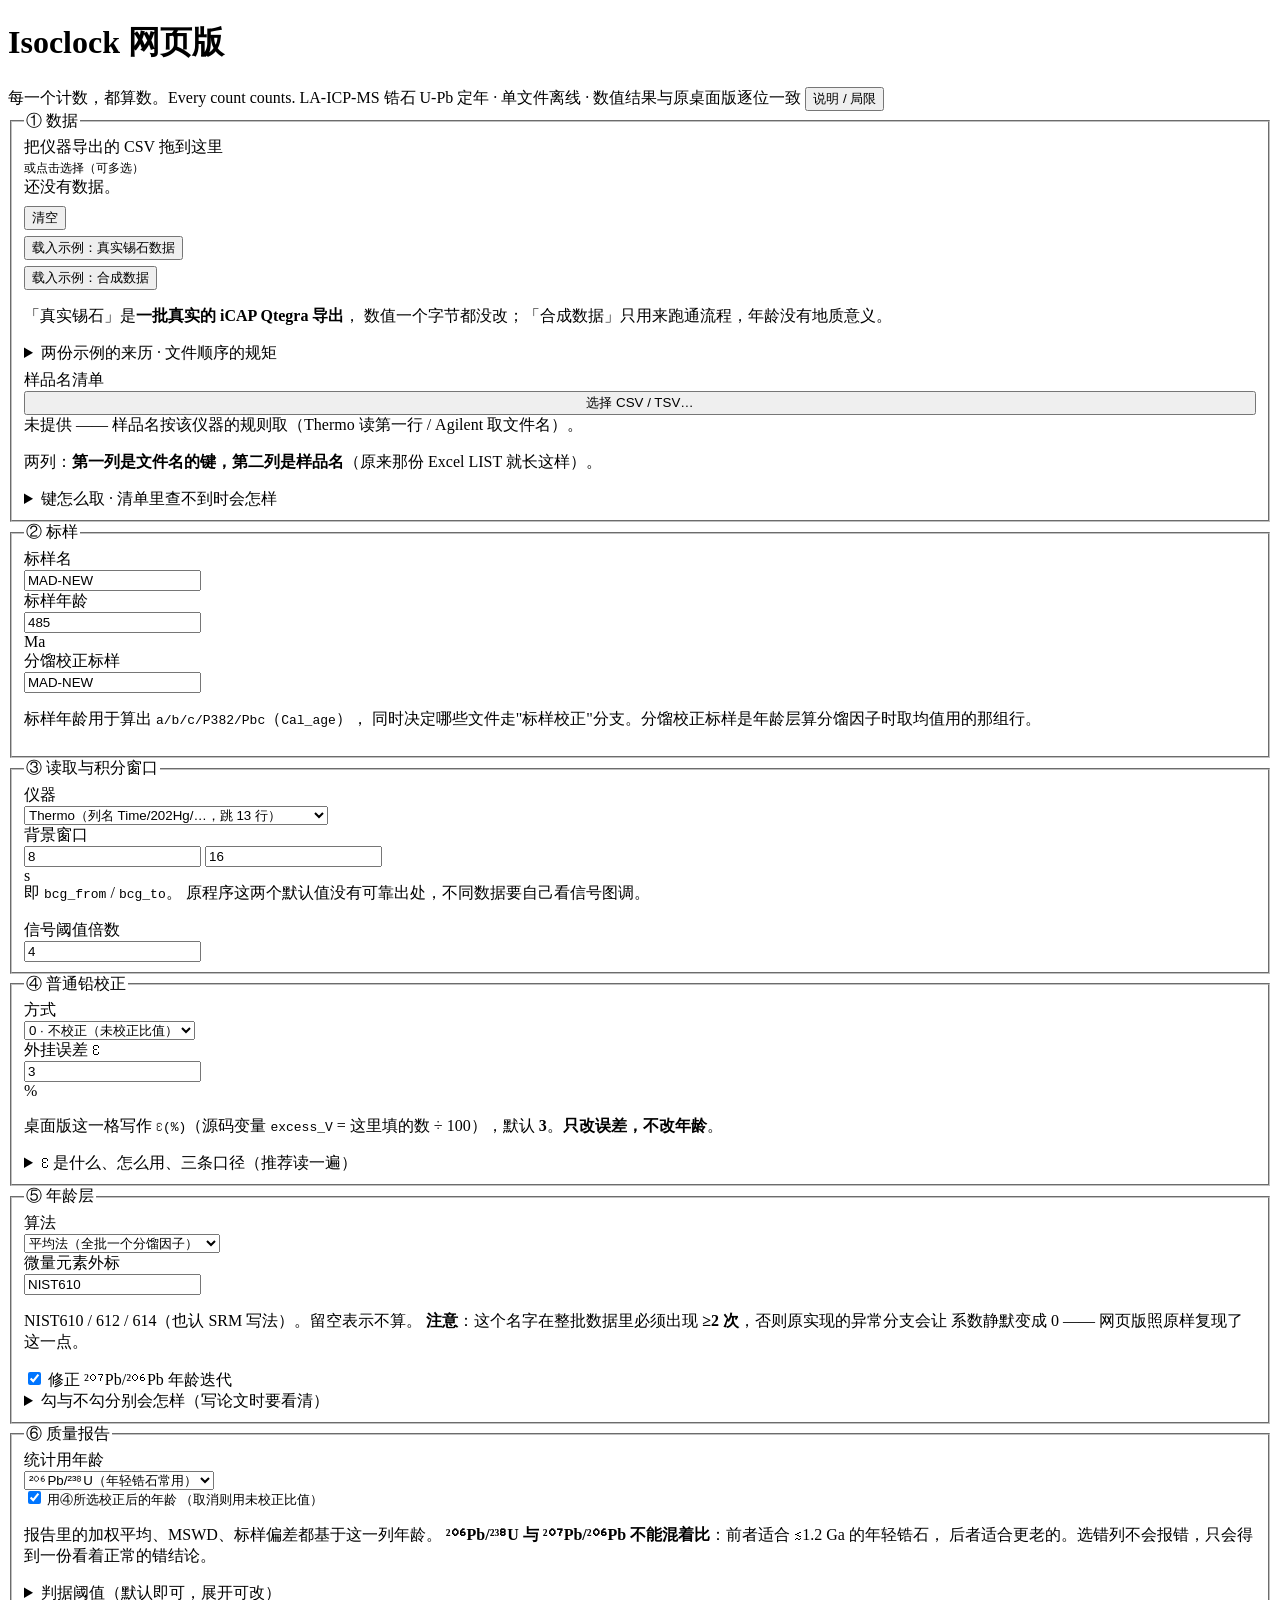
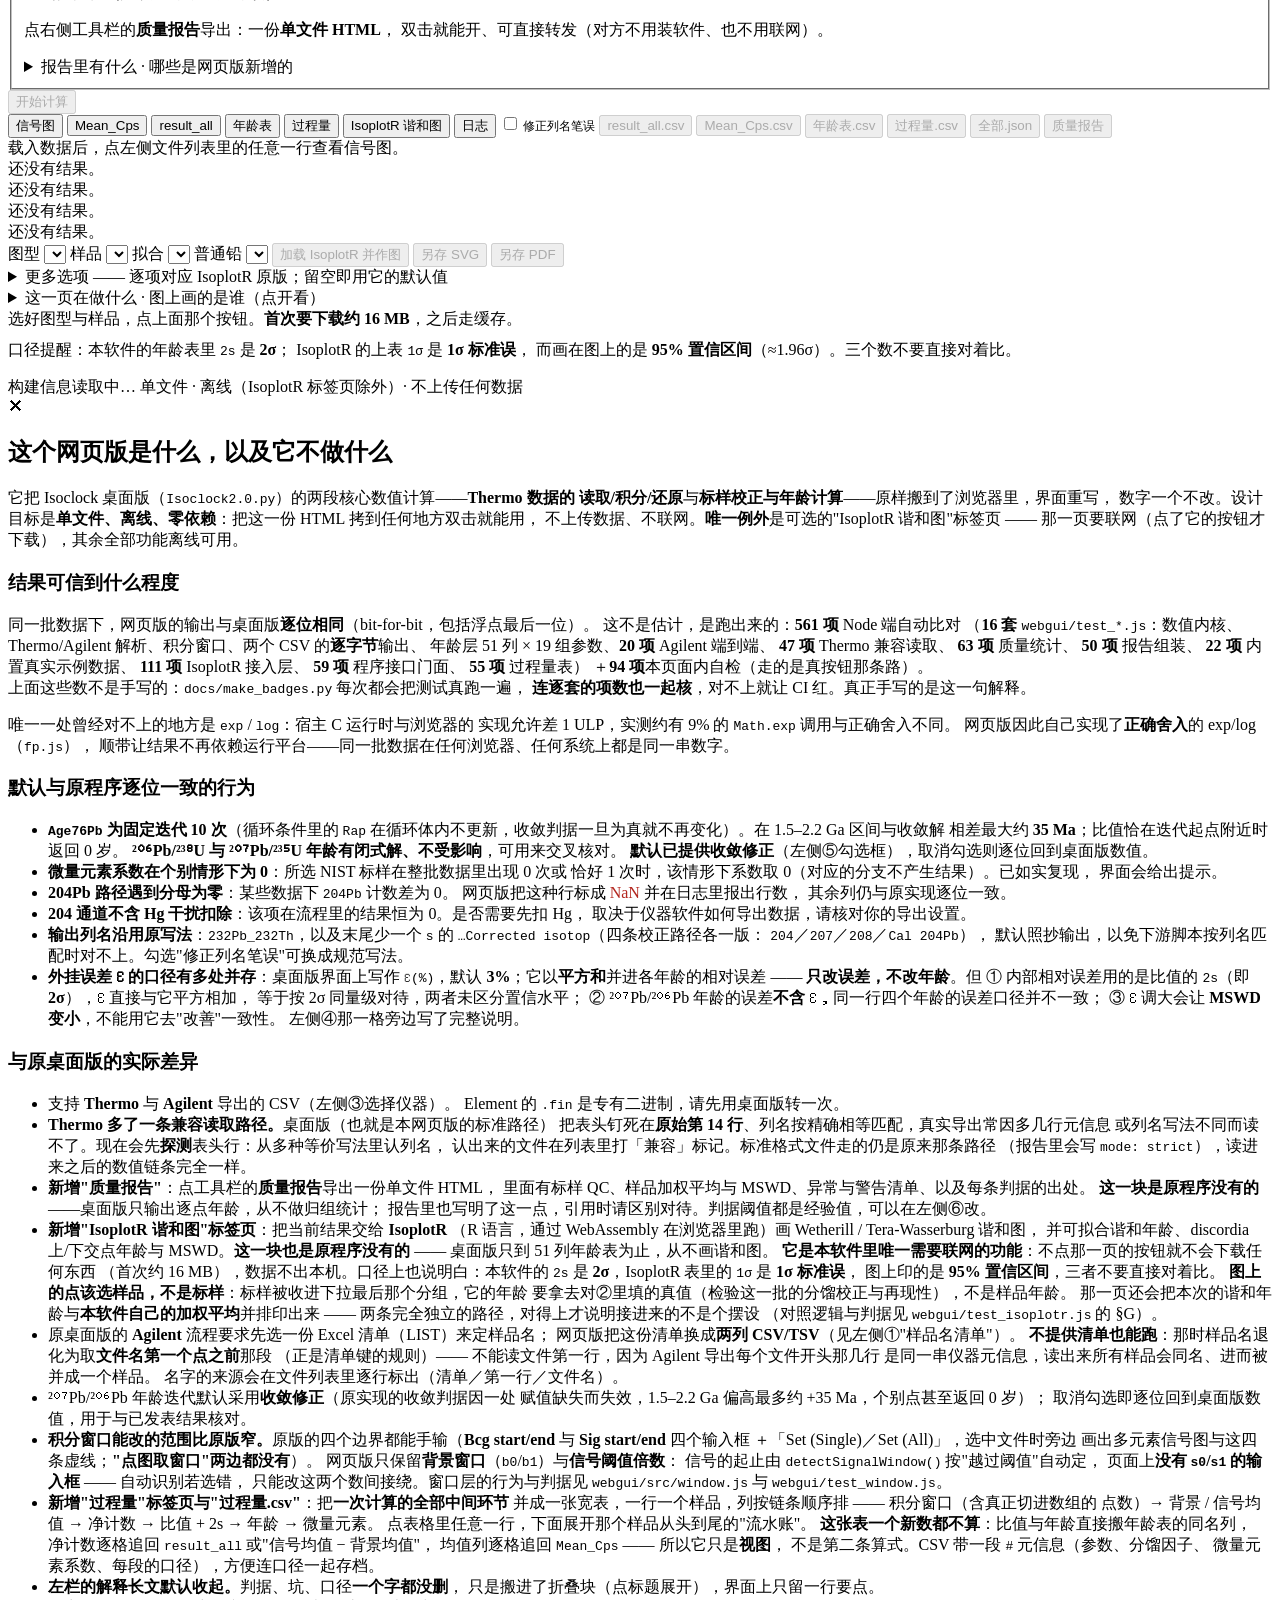
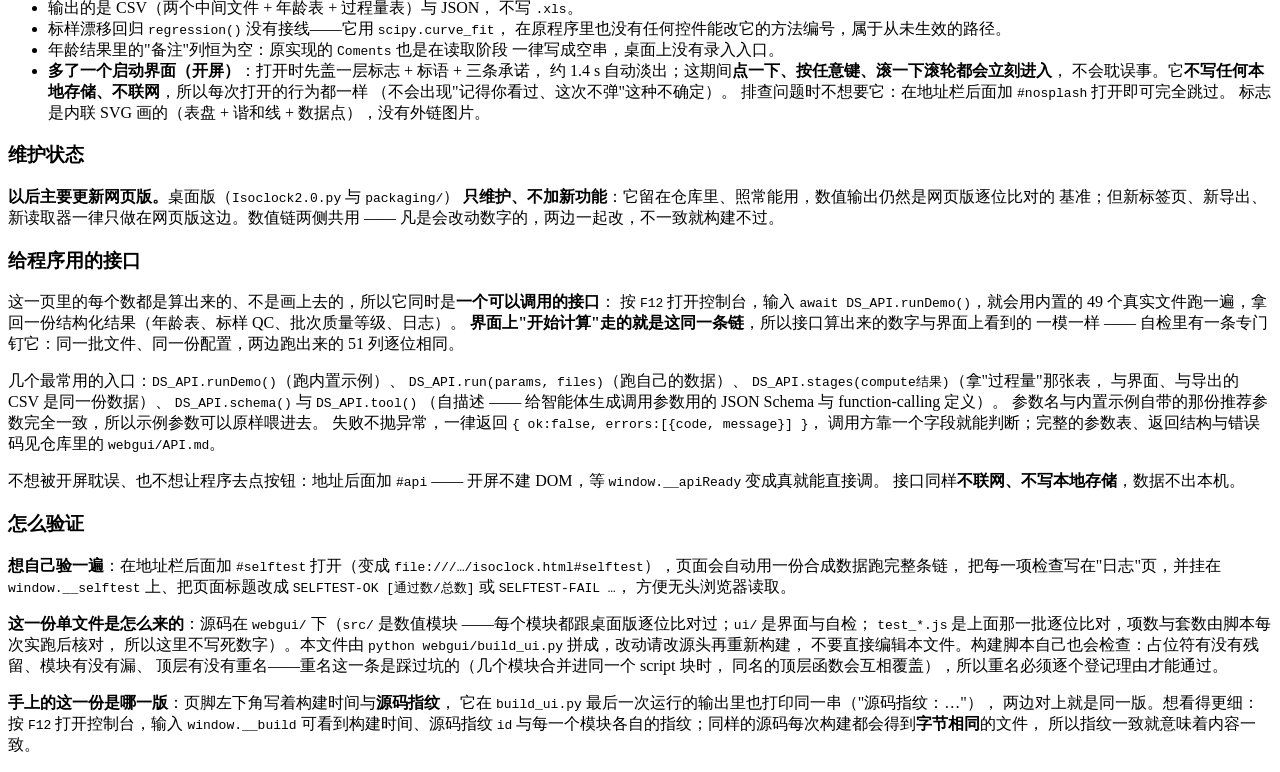
<file: webgui/ui/app.html>
<!DOCTYPE html>
<html lang="zh-CN">
<head>
<meta charset="utf-8">
<meta name="viewport" content="width=device-width, initial-scale=1">
<title>Isoclock 网页版 —— LA-ICP-MS 锆石 U-Pb 数据处理</title>
<style>
<!--@STYLE@-->
</style>
</head>
<body>

<header class="top">
  <h1>Isoclock <span class="tag">网页版</span></h1>
  <span class="motto" title="启动界面上印的就是这一句">每一个计数，都算数。<span class="en">Every count counts.</span></span>
  <span class="sub">LA-ICP-MS 锆石 U-Pb 定年 · 单文件离线 · 数值结果与原桌面版逐位一致</span>
  <span class="grow"></span>
  <button class="plain" id="btn-help">说明 / 局限</button>
</header>

<main>
<aside class="left">

  <fieldset>
    <legend>① 数据</legend>
    <div id="drop">
      把仪器导出的 CSV 拖到这里<br>
      <span style="font-size:12px">或点击选择（可多选）</span>
      <input type="file" id="files" multiple accept=".csv,.txt" hidden>
    </div>
    <div class="filelist" id="filelist">
      <div class="hint" id="filehint">还没有数据。</div>
    </div>
    <div class="row" style="margin-top:8px">
      <button class="plain" id="btn-clear" style="flex:1">清空</button>
    </div>
    <div class="row" style="margin-top:6px">
      <button class="plain" id="btn-demo" style="flex:2">载入示例：真实锡石数据</button>
    </div>
    <div class="row" style="margin-top:6px">
      <button class="plain" id="btn-demo-syn" style="flex:2">载入示例：合成数据</button>
    </div>
    <p class="hint">「真实锡石」是<b><span id="demo-n">一批</span>真实的 iCAP Qtegra 导出</b>，
      数值一个字节都没改；「合成数据」只用来跑通流程，年龄没有地质意义。</p>
    <details class="more">
      <summary>两份示例的来历 · 文件顺序的规矩</summary>
      <p>「真实锡石」是<b>一批真实的 iCAP Qtegra 导出</b>
        （锡石 LA-ICP-MS U-Pb，YS 方法对比那批）—— 样品代号已重编号、采集时间已归零，
        <b>数值一个字节都没改</b>。里面有失败点、弱信号点，也有少数几格 NaN —— 全落在
        <b>²⁰⁸Pb/²³²Th</b> 那一族列上（²³²Th 通道太弱时那个比值算不出来，同一行其余列照常），
        那是真数据的常态。</p>
      <p>「合成数据」是人为拼的计数，只用来跑通流程、看版面，算出的年龄没有地质意义。</p>
      <p><b>文件顺序即处理顺序</b>（原桌面版用 <code>os.listdir</code>，不保证稳定）。</p>
    </details>

    <div class="row" style="margin-top:6px">
      <label class="w">样品名清单</label>
      <div class="grow"><button class="plain" id="btn-list" style="width:100%">选择 CSV / TSV…</button></div>
    </div>
    <div class="hint" id="listinfo">未提供 —— 样品名按该仪器的规则取（Thermo 读第一行 / Agilent 取文件名）。</div>
    <input type="file" id="listfile" accept=".csv,.txt,.tsv" hidden>
    <p class="hint">两列：<b>第一列是文件名的键，第二列是样品名</b>（原来那份 Excel LIST 就长这样）。</p>
    <details class="more">
      <summary>键怎么取 · 清单里查不到时会怎样</summary>
      <p>存成 CSV / TSV 即可（有表头也没关系）。键的规则照抄原实现：
        <code>文件名.split('.')[0]</code>，即<b>第一个点之前</b> ——
        <code>MAD-NEW-1.csv</code> 的键是 <code>MAD-NEW-1</code>，而
        <code>MAD.NEW.1.csv</code> 的键是 <code>MAD</code>。</p>
      <p>只有 <b>Agilent</b> 的原实现需要这份清单（Thermo 一律读文件第一行）。
        清单里查不到时：Thermo 退回读第一行，Agilent 退回取文件名 ——
        <b>不能</b>读 Agilent 文件的第一行，那几行是仪器元信息，所有文件都一个样。</p>
    </details>
  </fieldset>

  <fieldset>
    <legend>② 标样</legend>
    <div class="row">
      <label class="w">标样名</label>
      <div class="grow"><input type="text" id="p-stdname" list="stdname-list" value="MAD-NEW"></div>
    </div>
    <datalist id="stdname-list"></datalist>
    <div class="row">
      <label class="w">标样年龄</label>
      <div class="grow"><input type="number" id="p-stdage" value="485" step="0.1"></div>
      <span class="unit">Ma</span>
    </div>
    <div class="row">
      <label class="w">分馏校正标样</label>
      <div class="grow"><input type="text" id="p-fracstd" list="stdname-list" value="MAD-NEW"></div>
    </div>
    <p class="hint">标样年龄用于算出 <code>a/b/c/P382/Pbc</code>（<code>Cal_age</code>），
      同时决定哪些文件走"标样校正"分支。分馏校正标样是年龄层算分馏因子时取均值用的那组行。</p>
  </fieldset>

  <fieldset>
    <legend>③ 读取与积分窗口</legend>
    <div class="row">
      <label class="w">仪器</label>
      <div class="grow"><select id="p-inst">
        <option value="thermo">Thermo（列名 Time/202Hg/…，跳 13 行）</option>
        <option value="agilent">Agilent（列名 202/204Pb/…，表头行自动探测）</option>
      </select></div>
    </div>
    <div class="row">
      <label class="w">背景窗口</label>
      <div class="grow two">
        <input type="number" id="p-b0" value="8" step="0.1">
        <input type="number" id="p-b1" value="16" step="0.1">
      </div>
      <span class="unit">s</span>
    </div>
    <p class="hint" style="margin-top:-2px">即 <code>bcg_from</code> / <code>bcg_to</code>。
      原程序这两个默认值没有可靠出处，不同数据要自己看信号图调。</p>
    <div class="row">
      <label class="w">信号阈值倍数</label>
      <div class="grow"><input type="number" id="p-multi" value="4" step="0.1"></div>
    </div>
  </fieldset>

  <fieldset>
    <legend>④ 普通铅校正</legend>
    <div class="row">
      <label class="w">方式</label>
      <div class="grow"><select id="p-method">
        <option value="0">0 · 不校正（未校正比值）</option>
        <option value="1">1 · 207Pb 校正</option>
        <option value="2">2 · 208Pb 校正</option>
        <option value="3">3 · 204Pb 校正</option>
        <option value="4">4 · Cal 204Pb 校正</option>
      </select></div>
    </div>
    <div id="pbparams"></div>
    <div class="row">
      <label class="w">外挂误差 Ɛ</label>
      <div class="grow"><input type="number" id="p-excess" value="3" step="0.1"></div>
      <span class="unit">%</span>
    </div>
    <p class="hint">桌面版这一格写作 <code>Ɛ(%)</code>（源码变量 <code>excess_V</code>
      = 这里填的数 ÷ 100），默认 <b>3</b>。<b>只改误差，不改年龄</b>。</p>
    <details class="more">
      <summary>Ɛ 是什么、怎么用、三条口径（推荐读一遍）</summary>
      <p><b>它是什么</b>：除了"数计数"本身的统计波动之外，还会有的那部分<b>额外分散</b>。
        同一台仪器反复测同一样品，分散往往大于计数统计所预期的量 —— 来源是剥蚀效率波动、
        气溶胶传输不均匀、标样与样品的基体差异、标样不匹配、数据处理软件的拟合残差等。
        只用计数误差会<b>低估</b>不确定度，Ɛ 就是用来补这一块的。</p>
      <p><b>它怎么用</b>：以<b>平方和</b>（正交相加）并进每一个年龄的相对误差 ——<br>
        <code>&nbsp;&nbsp;年龄的相对误差 = √(内部相对误差² + Ɛ²)</code><br>
        <code>&nbsp;&nbsp;年龄的误差 = 年龄 × 上面那个相对误差</code><br>
        代码依据是 <code>Isoclock2.0.py</code> 第 397 / 399 / 401 行，三处是同一个模板：<br>
        <code>&nbsp;&nbsp;sqrt(pow(date_all[3][i]/(date_all[2][i]*f206_238), 2)</code><br>
        <code>&nbsp;&nbsp;&nbsp;&nbsp;&nbsp;&nbsp;&nbsp;&nbsp;+ excess_V*excess_V)</code><br>
        其中 <code>date_all[3]</code> 是该比值的 2s，除以比值本身就是内部相对误差。</p>
      <p><b>它不影响年龄本身</b>。年龄是 <code>ln(比值+1)/λ</code>，与 Ɛ 无关；
        把 Ɛ 改大改小，年龄一个数都不变，所有 <code>±</code> 跟着变大变小。
        只有 <b>rho</b>（相关系数）列也跟着动，因为它的公式里也用了 Ɛ。</p>
      <p><b>三条需要注意的口径</b>：<br>
        ① 内部相对误差用的是表里的 <code>2s</code>，也就是 <b>2σ</b>，而程序把 Ɛ 直接与它
        平方相加 —— 相当于把 Ɛ 当成 2σ 同量级的量。你没量过 Ɛ 是 1σ 还是 2σ 的话，
        这里其实是混着用的，报出去的不确定度到底是几 σ 要自己心里有数。<br>
        ② <b>²⁰⁷Pb/²⁰⁶Pb 年龄（第 24 列）的误差（第 25 列）不含 Ɛ</b>：它是
        <code>solve76(R76+d1) − solve76(R76)</code>，只由该比值自身的误差传播而来。
        所以同一行里四个年龄的误差口径<b>并不一致</b>，横向比较要小心。<br>
        ③ Ɛ 调大会让 <b>MSWD 变小</b>：每个点的误差都变大，点与点之间就显得更一致了。
        当 Ɛ 远大于内部误差时，各点误差趋于同一比例，MSWD 会趋近 0，
        加权平均退化成普通平均 —— <b>不要用调 Ɛ 的办法去"改善"一致性</b>，
        那是把不确定度人为灌水换来的表面一致。</p>
    </details>
  </fieldset>

  <fieldset>
    <legend>⑤ 年龄层</legend>
    <div class="row">
      <label class="w">算法</label>
      <div class="grow"><select id="p-algo">
        <option value="avg">平均法（全批一个分馏因子）</option>
        <option value="lin">线性法（相邻标样插值 SSB）</option>
      </select></div>
    </div>
    <div class="row">
      <label class="w">微量元素外标</label>
      <div class="grow"><input type="text" id="p-nist" value="NIST610"></div>
    </div>
    <p class="hint">NIST610 / 612 / 614（也认 SRM 写法）。留空表示不算。
      <b>注意</b>：这个名字在整批数据里必须出现 <b>≥2 次</b>，否则原实现的异常分支会让
      系数静默变成 0 —— 网页版照原样复现了这一点。</p>
    <div class="row">
      <label class="w" style="white-space:normal"><input type="checkbox" id="p-fix76" checked>
        修正 ²⁰⁷Pb/²⁰⁶Pb 年龄迭代</label>
    </div>
    <details class="more">
      <summary>勾与不勾分别会怎样（写论文时要看清）</summary>
      <p>原实现的收敛判据因一处赋值缺失而失效，实际只迭代 10 次，
        1.5–2.2 Ga 区间年龄偏高最多约 +35 Ma。勾选（默认）后按收敛判据正常迭代；
        取消勾选则逐位复现桌面版数值 —— 用于与已发表结果核对。</p>
    </details>
  </fieldset>

  <fieldset>
    <legend>⑥ 质量报告</legend>
    <div class="row">
      <label class="w">统计用年龄</label>
      <div class="grow"><select id="p-agekey">
        <option value="206Pb/238U">²⁰⁶Pb/²³⁸U（年轻锆石常用）</option>
        <option value="207Pb/235U">²⁰⁷Pb/²³⁵U</option>
        <option value="207Pb/206Pb">²⁰⁷Pb/²⁰⁶Pb（老锆石常用）</option>
      </select></div>
    </div>
    <div class="row" style="margin-top:-2px">
      <label class="w"></label>
      <div class="grow"><label style="font-size:12.5px;white-space:normal">
        <input type="checkbox" id="p-agecorr" checked> 用④所选校正后的年龄
        （取消则用未校正比值）</label></div>
    </div>
    <p class="hint">报告里的加权平均、MSWD、标样偏差都基于这一列年龄。
      <b>²⁰⁶Pb/²³⁸U 与 ²⁰⁷Pb/²⁰⁶Pb 不能混着比</b>：前者适合 ≲1.2 Ga 的年轻锆石，
      后者适合更老的。选错列不会报错，只会得到一份看着正常的错结论。</p>

    <details class="qcgates">
      <summary>判据阈值（默认即可，展开可改）</summary>
      <div class="row">
        <label class="w">标样偏差上限</label>
        <div class="grow"><input type="number" id="q-stddev" value="2" step="0.1"></div>
        <span class="unit">%</span>
      </div>
      <div class="row">
        <label class="w">MSWD 上限</label>
        <div class="grow"><input type="number" id="q-mswd" value="0" step="0.1"></div>
        <span class="unit">0=按点数自动</span>
      </div>
      <div class="row">
        <label class="w">单点相对误差</label>
        <div class="grow"><input type="number" id="q-rel2s" value="10" step="1"></div>
        <span class="unit">%</span>
      </div>
      <div class="row">
        <label class="w">离群判据 |z|</label>
        <div class="grow"><input type="number" id="q-outz" value="3" step="0.5"></div>
      </div>
      <div id="qcdoc"></div>
    </details>

    <p class="hint">点右侧工具栏的<b>质量报告</b>导出：一份<b>单文件 HTML</b>，
      双击就能开、可直接转发（对方不用装软件、也不用联网）。</p>
    <details class="more">
      <summary>报告里有什么 · 哪些是网页版新增的</summary>
      <p>报告把样式与图都内联在同一个文件里，<kbd>Ctrl</kbd>+<kbd>P</kbd> 可存成 PDF。</p>
      <p>报告里的<b>加权平均与 MSWD 是网页版新增的算法</b>（桌面版只输出逐点年龄，
        从不做归组统计），报告里会注明。</p>
    </details>
  </fieldset>

  <button class="primary" id="btn-run" disabled>开始计算</button>

</aside>

<section class="right">
  <div class="tabs">
    <button data-tab="plot" class="on">信号图</button>
    <button data-tab="cps">Mean_Cps</button>
    <button data-tab="all">result_all</button>
    <button data-tab="age">年龄表</button>
    <button data-tab="stage" title="把这一次计算的中间量并成一张表：积分窗口 → 背景/信号均值 → 净计数 → 比值 → 年龄 → 微量元素。点表格里任意一行，看这一个样品从头到尾的每一步。">过程量</button>
    <button data-tab="iso" title="用 IsoplotR 画谐和图 / 拟合 discordia 交点年龄。这是本软件里唯一需要联网的部分：点了里面的按钮才会去下载（首次约 16 MB），数据不出本机。">IsoplotR 谐和图</button>
    <button data-tab="log">日志</button>
    <span class="spacer"></span>
    <label style="font-size:12px;color:var(--ink-2);white-space:nowrap"
      title="导出的年龄表里，把沿用原程序的列名写法改成规范写法：232Pb_232Th → 208Pb_232Th；以及四条校正路径各自那个末尾少一个 s 的 …Corrected isotop → …Corrected isotopes。默认关闭，保证与桌面版输出逐字节一致。">
      <input type="checkbox" id="p-fixnames"> 修正列名笔误</label>
    <button class="act" id="btn-exp-all" disabled>result_all.csv</button>
    <button class="act" id="btn-exp-cps" disabled>Mean_Cps.csv</button>
    <button class="act" id="btn-exp-age" disabled>年龄表.csv</button>
    <button class="act" id="btn-exp-stage" disabled
      title="把中间环节（积分窗口、背景/信号均值、净计数、比值、年龄、微量元素）并成一张宽表，一行一个样品。表头带一段 # 元信息：参数、分馏因子、微量元素系数。">过程量.csv</button>
    <button class="act" id="btn-exp-json" disabled>全部.json</button>
    <button class="act go" id="btn-report" disabled title="导出一份单文件、离线可看的 HTML 质量报告">质量报告</button>
  </div>

  <div class="panes">
    <div class="pane on center" id="pane-plot">
      <div class="empty" id="plot-empty">载入数据后，点左侧文件列表里的任意一行查看信号图。</div>
      <canvas id="plot" width="900" height="460" style="display:none;max-width:100%"></canvas>
    </div>
    <div class="pane" id="pane-cps">
      <div class="empty">还没有结果。</div>
    </div>
    <div class="pane" id="pane-all">
      <div class="empty">还没有结果。</div>
    </div>
    <div class="pane" id="pane-age">
      <div class="empty">还没有结果。</div>
    </div>
    <div class="pane" id="pane-stage">
      <div class="empty">还没有结果。</div>
    </div>
    <div class="pane" id="pane-iso">
      <div class="iso-bar">
        <label>图型
          <select id="iso-type"></select>
        </label>
        <label>样品
          <select id="iso-sample"></select>
        </label>
        <label>拟合
          <select id="iso-age"></select>
        </label>
        <label>普通铅
          <select id="iso-cpb"></select>
        </label>
        <span class="spacer"></span>
        <button class="go" id="btn-iso-run" disabled>加载 IsoplotR 并作图</button>
        <button id="btn-iso-svg" disabled title="把屏幕上这张图存成 SVG（单文件矢量图，浏览器、Inkscape、Illustrator 都能开）">另存 SVG</button>
        <button id="btn-iso-pdf" disabled title="把同一张图存成 PDF：纯矢量、没有一张位图，文字是真正的文本对象 —— 可以用 Illustrator / Inkscape / Affinity 打开后直接改文字、挪图例、换线型，拿去拼图排版或投稿。">另存 PDF</button>
      </div>
      <!--  更多选项：逐项对应 IsoplotR 自己的图形界面（pvermees/IsoplotRgui 的
            options/concordia.html）。规矩是「留空 = 不传 = 用它的默认值」，
            所以这里所有输入框都不预填数字（sigdig 那格的 3 是本软件既有的默认，
            与 IsoplotR 自己的 2 不同，格子里写明了）。见 isoplotr.js 文件头 ⑭。 -->
      <details class="iso-more" id="iso-more">
        <summary>更多选项 —— 逐项对应 IsoplotR 原版；留空即用它的默认值</summary>
        <div class="iso-grid">
          <label class="fld" title="anchor：只有拟合选 discordia（2/3/4）时才有效 —— 原版 GUI 也只在那一档显示它。选「强制交点落在指定年龄」时，右边那格要填年龄。">
            <span>锚定 anchor</span>
            <select id="iso-anchor"></select>
          </label>
          <label class="fld off" id="iso-anchor-age-wrap" title="anchor=c(2,年龄)：把交点钉在这个年龄上，再拟合另一头。">
            <span>锚定年龄 (Ma)</span>
            <input type="text" id="iso-anchor-age" placeholder="如 260">
          </label>
          <label class="fld" title="cutoff.disc：按不谐和度把点滤掉再拟合。原版第二档「按校正后的比值过滤」要求数据格式 ≥4（得有逐点的普通铅校正量），我们的年龄表是 5 列 U-Pb（format=1），所以这里只有两档。">
            <span>不谐和度过滤</span>
            <select id="iso-disc"></select>
          </label>
          <label class="fld off" id="iso-disc-opt-wrap" title="discfilter 的 option：不谐和度用什么量来度量。五档与原版一字不差。">
            <span>过滤判据</span>
            <select id="iso-disc-opt"></select>
          </label>
          <label class="fld off" id="iso-disc-cut-wrap" title="discfilter 的 cutoff。两格都留空 = 用原版按判据分的那套默认上下限（如 r 档是 -5~15%）；只填一格不生效。">
            <span>过滤下限 / 上限</span>
            <span class="pair">
              <input type="text" id="iso-disc-min" placeholder="默认">
              <input type="text" id="iso-disc-max" placeholder="默认">
            </span>
          </label>
          <label class="fld" title="tlim：只画这一段年龄的谐和线，也决定纵轴范围。两格都填才生效。">
            <span>谐和线年龄范围 (Ma)</span>
            <span class="pair">
              <input type="text" id="iso-tlim-min" placeholder="min">
              <input type="text" id="iso-tlim-max" placeholder="max">
            </span>
          </label>
          <label class="fld" title="xlim：横轴范围。Wetherill 图的横轴是 ²⁰⁷Pb/²³⁵U，Tera-Wasserburg 图是 ²³⁸U/²⁰⁶Pb。">
            <span>横轴范围</span>
            <span class="pair">
              <input type="text" id="iso-xlim-min" placeholder="min">
              <input type="text" id="iso-xlim-max" placeholder="max">
            </span>
          </label>
          <label class="fld" title="ylim：纵轴范围。Wetherill 图的纵轴是 ²⁰⁶Pb/²³⁸U。">
            <span>纵轴范围</span>
            <span class="pair">
              <input type="text" id="iso-ylim-min" placeholder="min">
              <input type="text" id="iso-ylim-max" placeholder="max">
            </span>
          </label>
          <label class="fld" title="ticks：谐和线上的年龄刻度。填一个数 = 放几条；填一串年龄（逗号分隔）= 就按你给的位置放。留空 = 原版默认的 5 条。">
            <span>谐和线刻度 ticks</span>
            <input type="text" id="iso-ticks" placeholder="5 或 249,250,251">
          </label>
          <label class="fld" title="sigdig：图上印的年龄保留几位有效数字。本软件默认 3（IsoplotR 自己的默认是 2）—— 只影响图上那个数，不影响下面的结果表。">
            <span>有效数字 sigdig</span>
            <input type="text" id="iso-sigdig" placeholder="3（原版默认 2）">
          </label>
          <label class="fld chk" title="exterr：把衰变常数的不确定度也算进去，误差椭圆的形状会跟着变。原版是勾选框，默认不勾。">
            <input type="checkbox" id="iso-exterr"><span>计入衰变常数误差 (exterr)</span>
          </label>
          <label class="fld chk" title="show.numbers：给每个点标上序号，点多的时候用来对表。">
            <input type="checkbox" id="iso-shownumbers"><span>显示点号</span>
          </label>
          <label class="fld chk" title="不勾就用 IsoplotR 自己的默认填色；勾上才把下面两个值传给它。">
            <input type="checkbox" id="iso-fill-on"><span>自定义椭圆填色</span>
          </label>
          <label class="fld off" id="iso-fill-wrap" title="ellipse.fill：椭圆的填充色。透明度留空时用原版默认的 0.5。">
            <span>填色 / 透明度</span>
            <span class="pair">
              <input type="color" id="iso-fill" value="#00ff00">
              <input type="text" id="iso-fill-alpha" placeholder="0.5">
            </span>
          </label>
          <label class="fld chk" title="不勾就用原版默认的黑色描边。">
            <input type="checkbox" id="iso-stroke-on"><span>自定义椭圆描边</span>
          </label>
          <label class="fld off" id="iso-stroke-wrap" title="ellipse.stroke：椭圆描边的颜色。">
            <span>描边色</span>
            <input type="color" id="iso-stroke" value="#000000">
          </label>
        </div>
        <p class="iso-more-note">
          原版能选、这一页**做不到**的两项，写在这里而不是悄悄省掉：
          <b>U–Th–Pb 图（type=3）</b>只对 IsoplotR 的 7/8 号数据格式开放，它要
          ²⁰⁸Pb/²³²Th 那一列，而我们的年龄表是 5 列 U–Pb（format=1）；
          <b>椭圆配色的彩虹/热力/viridis 那几档</b>是给"按某个变量给点上色"
          （levels）用的，我们的表里没有这一列 —— 要做就得先决定按什么上色。
        </p>
      </details>
      <details class="more iso-help">
        <summary>这一页在做什么 · 图上画的是谁（点开看）</summary>
        <p>这一页把当前结果交给 <b>IsoplotR</b>（Pieter Vermeesch 的 R 语言年代学工具箱）
          画谐和图，并可选地拟合谐和年龄或 discordia 交点年龄。
          这是本软件里<b>唯一需要联网</b>的部分：点上面那个按钮才会去下载
          webR（WebAssembly 版 R）与 IsoplotR 包，<b>首次约 16 MB、约 1 分钟</b>，
          之后走浏览器缓存。<b>数据不出本机</b> —— 只在本页内存里交给 wasm 里的 R。</p>
        <p><b>图上的点应该是「样品」</b>：默认的「全部样品（不含标样）」把这一批的样品
          测点合在一张图上。标样（如 AY-4）不参与样品统计 —— 它是 QC 样，单独列在
          下拉最后那个分组里，选它出来的年龄是拿来对②里填的真值的。</p>
        <p><b>导出的是矢量图，两份都可再编辑</b>：「另存 SVG」存屏幕上这一份；
          「另存 PDF」是让 R 用自己的 <code>pdf()</code> 设备<b>拿同一份数据、同一份参数
          再画一遍</b> —— 不是把屏幕上的图截下来塞进去。所以 PDF 里
          <b>一张位图都没有</b>，文字是真正的文本对象（Helvetica / Symbol 标准字体），
          在 Illustrator、Inkscape、Affinity 里能直接改字、挪图例、换线型、拆分组，
          拿去拼图排版或投稿都行。两条出口的尺寸与点数完全一样（缺省 7 × 6 英寸）；
          <b>字体是 PDF 标准字体、不内嵌</b>，换台机器打开若缺字体，编辑器会提示替换
          —— 改字用的机器上装着 Helvetica 就没这回事。</p>
        <p>两份图会各自独立跑一次拟合，所以界面会核对两次回来的数值
          （<code>par</code> / 年龄 / MSWD 那一串）是否<b>逐字节相同</b>；
          对不上会明确告诉你，不会默默给一份与屏幕上不同的 PDF。</p>
      </details>
      <div class="iso-msg" id="iso-msg">
        选好图型与样品，点上面那个按钮。<b>首次要下载约 16 MB</b>，之后走缓存。
      </div>
      <div class="iso-figwrap"><img id="iso-fig" alt="" style="display:none"></div>
      <table class="iso-sum" id="iso-sum" style="display:none"></table>
      <div class="iso-notes" id="iso-notes"></div>
      <p class="hint" style="margin-top:10px">
        口径提醒：本软件的年龄表里 <code>2s</code> 是 <b>2σ</b>；
        IsoplotR 的上表 <code>1σ</code> 是 <b>1σ 标准误</b>，
        而画在图上的是 <b>95% 置信区间</b>（≈1.96σ）。三个数不要直接对着比。
      </p>
    </div>
    <div class="pane" id="pane-log">
      <pre id="log"></pre>
    </div>
  </div>
</section>
</main>

<footer class="foot">
  <span id="buildinfo">构建信息读取中…</span>
  <span class="grow"></span>
  <span>单文件 · 离线（IsoplotR 标签页除外）· 不上传任何数据</span>
</footer>

<div id="toast"></div>

<div id="modal">
  <div class="box">
    <span class="close" id="btn-close-modal">✕</span>
    <h2>这个网页版是什么，以及它不做什么</h2>
    <p>它把 Isoclock 桌面版（<code>Isoclock2.0.py</code>）的两段核心数值计算——<b>Thermo 数据的
      读取/积分/还原</b>与<b>标样校正与年龄计算</b>——原样搬到了浏览器里，界面重写，
      数字一个不改。设计目标是<b>单文件、离线、零依赖</b>：把这一份 HTML 拷到任何地方双击就能用，
      不上传数据、不联网。<b>唯一例外</b>是可选的"IsoplotR 谐和图"标签页
      —— 那一页要联网（点了它的按钮才下载），其余全部功能离线可用。</p>

    <h3>结果可信到什么程度</h3>
    <p>同一批数据下，网页版的输出与桌面版<b>逐位相同</b>（bit-for-bit，包括浮点最后一位）。
      这不是估计，是跑出来的：<b data-count="tests">561 项</b> Node 端自动比对
      （<b data-count="suites">16 套</b> <code>webgui/test_*.js</code>：数值内核、
      Thermo/Agilent 解析、积分窗口、两个 CSV 的<b>逐字节</b>输出、
      年龄层 51 列 × 19 组参数、<b data-count="suite:test_agilent_e2e.js">20 项</b> Agilent 端到端、
      <b data-count="suite:test_thermo_compat.js">47 项</b> Thermo 兼容读取、
      <b data-count="suite:test_qc.js">63 项</b> 质量统计、
      <b data-count="suite:test_report.js">50 项</b> 报告组装、
      <b data-count="suite:test_demo_real.js">22 项</b> 内置真实示例数据、
      <b data-count="suite:test_isoplotr.js">111 项</b> IsoplotR 接入层、
      <b data-count="suite:test_api.js">59 项</b> 程序接口门面、
      <b data-count="suite:test_stages.js">55 项</b> 过程量表）
      ＋<b data-count="selftest">94 项</b>本页面内自检（走的是真按钮那条路）。<br>
      上面这些数不是手写的：<code>docs/make_badges.py</code> 每次都会把测试真跑一遍，
      <b>连逐套的项数也一起核</b>，对不上就让 CI 红。真正手写的是这一句解释。</p>
      唯一一处曾经对不上的地方是 <code>exp</code> / <code>log</code>：宿主 C 运行时与浏览器的
      实现允许差 1 ULP，实测约有 9% 的 <code>Math.exp</code> 调用与正确舍入不同。
      网页版因此自己实现了<b>正确舍入</b>的 exp/log（<code>fp.js</code>），
      顺带让结果不再依赖运行平台——同一批数据在任何浏览器、任何系统上都是同一串数字。</p>

    <h3>默认与原程序逐位一致的行为</h3>
    <ul>
      <li><b><code>Age76Pb</code> 为固定迭代 10 次</b>（循环条件里的 <code>Rap</code>
        在循环体内不更新，收敛判据一旦为真就不再变化）。在 1.5–2.2 Ga 区间与收敛解
        相差最大约 <b>35 Ma</b>；比值恰在迭代起点附近时返回 0 岁。
        <b>²⁰⁶Pb/²³⁸U 与 ²⁰⁷Pb/²³⁵U 年龄有闭式解、不受影响</b>，可用来交叉核对。
        <b>默认已提供收敛修正</b>（左侧⑤勾选框），取消勾选则逐位回到桌面版数值。</li>
      <li><b>微量元素系数在个别情形下为 0</b>：所选 NIST 标样在整批数据里出现 0 次或
        恰好 1 次时，该情形下系数取 0（对应的分支不产生结果）。已如实复现，
        界面会给出提示。</li>
      <li><b>204Pb 路径遇到分母为零</b>：某些数据下 <code>204Pb</code> 计数差为 0。
        网页版把这种行标成 <span style="color:#b3261e">NaN</span> 并在日志里报出行数，
        其余列仍与原实现逐位一致。</li>
      <li><b>204 通道不含 Hg 干扰扣除</b>：该项在流程里的结果恒为 0。是否需要先扣 Hg，
        取决于仪器软件如何导出数据，请核对你的导出设置。</li>
      <li><b>输出列名沿用原写法</b>：<code>232Pb_232Th</code>，以及末尾少一个 <code>s</code> 的
        <code>…Corrected isotop</code>（四条校正路径各一版：
        <code>204</code>／<code>207</code>／<code>208</code>／<code>Cal 204Pb</code>），
        默认照抄输出，以免下游脚本按列名匹配时对不上。勾选"修正列名笔误"可换成规范写法。</li>
      <li><b>外挂误差 Ɛ 的口径有多处并存</b>：桌面版界面上写作 <code>Ɛ(%)</code>，默认
        <b>3%</b>；它以<b>平方和</b>并进各年龄的相对误差 —— <b>只改误差，不改年龄</b>。但
        ① 内部相对误差用的是比值的 <code>2s</code>（即 <b>2σ</b>），Ɛ 直接与它平方相加，
        等于按 2σ 同量级对待，两者未区分置信水平；
        ② ²⁰⁷Pb/²⁰⁶Pb 年龄的误差<b>不含</b> Ɛ，同一行四个年龄的误差口径并不一致；
        ③ Ɛ 调大会让 <b>MSWD 变小</b>，不能用它去"改善"一致性。
        左侧④那一格旁边写了完整说明。</li>
    </ul>

    <h3>与原桌面版的实际差异</h3>
    <ul>
      <li>支持 <b>Thermo</b> 与 <b>Agilent</b> 导出的 CSV（左侧③选择仪器）。
        Element 的 <code>.fin</code> 是专有二进制，请先用桌面版转一次。</li>
      <li><b>Thermo 多了一条兼容读取路径。</b>桌面版（也就是本网页版的标准路径）
        把表头钉死在<b>原始第 14 行</b>、列名按精确相等匹配，真实导出常因多几行元信息
        或列名写法不同而读不了。现在会先<b>探测</b>表头行：从多种等价写法里认列名，
        认出来的文件在列表里打「兼容」标记。标准格式文件走的仍是原来那条路径
        （报告里会写 <code>mode: strict</code>），读进来之后的数值链条完全一样。</li>
      <li><b>新增"质量报告"</b>：点工具栏的<b>质量报告</b>导出一份单文件 HTML，
        里面有标样 QC、样品加权平均与 MSWD、异常与警告清单、以及每条判据的出处。
        <b>这一块是原程序没有的</b>——桌面版只输出逐点年龄，从不做归组统计；
        报告里也写明了这一点，引用时请区别对待。判据阈值都是经验值，可以在左侧⑥改。</li>
      <li><b>新增"IsoplotR 谐和图"标签页</b>：把当前结果交给 <b>IsoplotR</b>
        （R 语言，通过 WebAssembly 在浏览器里跑）画 Wetherill / Tera-Wasserburg 谐和图，
        并可拟合谐和年龄、discordia 上/下交点年龄与 MSWD。<b>这一块也是原程序没有的</b>
        —— 桌面版只到 51 列年龄表为止，从不画谐和图。
        <b>它是本软件里唯一需要联网的功能</b>：不点那一页的按钮就不会下载任何东西
        （首次约 16 MB），数据不出本机。口径上也说明白：本软件的 <code>2s</code> 是
        <b>2σ</b>，IsoplotR 表里的 <code>1σ</code> 是 <b>1σ 标准误</b>，
        图上印的是 <b>95% 置信区间</b>，三者不要直接对着比。
        <b>图上的点该选样品，不是标样</b>：标样被收进下拉最后那个分组，它的年龄
        要拿去对②里填的真值（检验这一批的分馏校正与再现性），不是样品年龄。
        那一页还会把本次的谐和年龄与<b>本软件自己的加权平均</b>并排印出来
        —— 两条完全独立的路径，对得上才说明接进来的不是个摆设
        （对照逻辑与判据见 <code>webgui/test_isoplotr.js</code> 的 §G）。</li>
      <li>原桌面版的 <b>Agilent</b> 流程要求先选一份 Excel 清单（LIST）来定样品名；
        网页版把这份清单换成<b>两列 CSV/TSV</b>（见左侧①"样品名清单"）。
        <b>不提供清单也能跑</b>：那时样品名退化为取<b>文件名第一个点之前</b>那段
        （正是清单键的规则）—— 不能读文件第一行，因为 Agilent 导出每个文件开头那几行
        是同一串仪器元信息，读出来所有样品会同名、进而被并成一个样品。
        名字的来源会在文件列表里逐行标出（清单／第一行／文件名）。</li>
      <li>²⁰⁷Pb/²⁰⁶Pb 年龄迭代默认采用<b>收敛修正</b>（原实现的收敛判据因一处
        赋值缺失而失效，1.5–2.2 Ga 偏高最多约 +35 Ma，个别点甚至返回 0 岁）；
        取消勾选即逐位回到桌面版数值，用于与已发表结果核对。</li>
      <li><b>积分窗口能改的范围比原版窄。</b>原版的四个边界都能手输（<b>Bcg start/end</b>
        与 <b>Sig start/end</b> 四个输入框 ＋「Set (Single)／Set (All)」，选中文件时旁边
        画出多元素信号图与这四条虚线；<b>"点图取窗口"两边都没有</b>）。
        网页版只保留<b>背景窗口</b>（<code>b0</code>/<code>b1</code>）与<b>信号阈值倍数</b>：
        信号的起止由 <code>detectSignalWindow()</code> 按"越过阈值"自动定，
        页面上<b>没有 <code>s0</code>/<code>s1</code> 的输入框</b> —— 自动识别若选错，
        只能改这两个数间接绕。窗口层的行为与判据见 <code>webgui/src/window.js</code>
        与 <code>webgui/test_window.js</code>。</li>
      <li><b>新增"过程量"标签页与"过程量.csv"</b>：把<b>一次计算的全部中间环节</b>
        并成一张宽表，一行一个样品，列按链条顺序排 —— 积分窗口（含真正切进数组的
        点数）→ 背景 / 信号均值 → 净计数 → 比值 + 2s → 年龄 → 微量元素。
        点表格里任意一行，下面展开那个样品从头到尾的"流水账"。
        <b>这张表一个新数都不算</b>：比值与年龄直接搬年龄表的同名列，
        净计数逐格追回 <code>result_all</code> 或"信号均值 − 背景均值"，
        均值列逐格追回 <code>Mean_Cps</code> —— 所以它只是<b>视图</b>，
        不是第二条算式。CSV 带一段 <code>#</code> 元信息（参数、分馏因子、
        微量元素系数、每段的口径），方便连口径一起存档。</li>
      <li><b>左栏的解释长文默认收起。</b>判据、坑、口径<b>一个字都没删</b>，
        只是搬进了折叠块（点标题展开），界面上只留一行要点。</li>
      <li>输出的是 CSV（两个中间文件 + 年龄表 + 过程量表）与 JSON，
        不写 <code>.xls</code>。</li>
      <li>标样漂移回归 <code>regression()</code> 没有接线——它用 <code>scipy.curve_fit</code>，
        在原程序里也没有任何控件能改它的方法编号，属于从未生效的路径。</li>
      <li>年龄结果里的"备注"列恒为空：原实现的 <code>Coments</code> 也是在读取阶段
        一律写成空串，桌面上没有录入入口。</li>
      <li><b>多了一个启动界面（开屏）</b>：打开时先盖一层标志 + 标语 + 三条承诺，
        约 1.4 s 自动淡出；这期间<b>点一下、按任意键、滚一下滚轮都会立刻进入</b>，
        不会耽误事。它<b>不写任何本地存储、不联网</b>，所以每次打开的行为都一样
        （不会出现"记得你看过、这次不弹"这种不确定）。
        排查问题时不想要它：在地址栏后面加 <code>#nosplash</code> 打开即可完全跳过。
        标志是内联 SVG 画的（表盘 + 谐和线 + 数据点），没有外链图片。</li>
    </ul>

    <h3>维护状态</h3>
    <p><b>以后主要更新网页版。</b>桌面版（<code>Isoclock2.0.py</code> 与 <code>packaging/</code>）
      <b>只维护、不加新功能</b>：它留在仓库里、照常能用，数值输出仍然是网页版逐位比对的
      基准；但新标签页、新导出、新读取器一律只做在网页版这边。数值链两侧共用 ——
      凡是会改动数字的，两边一起改，不一致就构建不过。</p>

    <h3>给程序用的接口</h3>
    <p>这一页里的每个数都是算出来的、不是画上去的，所以它同时是<b>一个可以调用的接口</b>：
      按 <kbd>F12</kbd> 打开控制台，输入 <code>await DS_API.runDemo()</code>，就会用内置的
      49 个真实文件跑一遍，拿回一份结构化结果（年龄表、标样 QC、批次质量等级、日志）。
      <b>界面上"开始计算"走的就是这同一条链</b>，所以接口算出来的数字与界面上看到的
      一模一样 —— 自检里有一条专门钉它：同一批文件、同一份配置，两边跑出来的
      51 列逐位相同。</p>
    <p>几个最常用的入口：<code>DS_API.runDemo()</code>（跑内置示例）、
      <code>DS_API.run(params, files)</code>（跑自己的数据）、
      <code>DS_API.stages(compute结果)</code>（拿"过程量"那张表，
      与界面、与导出的 CSV 是同一份数据）、
      <code>DS_API.schema()</code> 与 <code>DS_API.tool()</code>
      （自描述 —— 给智能体生成调用参数用的 JSON Schema 与 function-calling 定义）。
      参数名与内置示例自带的那份推荐参数完全一致，所以示例参数可以原样喂进去。
      失败不抛异常，一律返回 <code>{ ok:false, errors:[{code, message}] }</code>，
      调用方靠一个字段就能判断；完整的参数表、返回结构与错误码见仓库里的
      <code>webgui/API.md</code>。</p>
    <p>不想被开屏耽误、也不想让程序去点按钮：地址后面加 <code>#api</code> ——
      开屏不建 DOM，等 <code>window.__apiReady</code> 变成真就能直接调。
      接口同样<b>不联网、不写本地存储</b>，数据不出本机。</p>

    <h3>怎么验证</h3>
    <p><b>想自己验一遍</b>：在地址栏后面加 <code>#selftest</code> 打开（变成
      <code>file:///…/isoclock.html#selftest</code>），页面会自动用一份合成数据跑完整条链，
      把每一项检查写在"日志"页，并挂在 <code>window.__selftest</code> 上、把页面标题改成
      <code>SELFTEST-OK [通过数/总数]</code> 或 <code>SELFTEST-FAIL …</code>，
      方便无头浏览器读取。</p>
    <p><b>这一份单文件是怎么来的</b>：源码在 <code>webgui/</code> 下（<code>src/</code> 是数值模块
      ——每个模块都跟桌面版逐位比对过；<code>ui/</code> 是界面与自检；
      <code>test_*.js</code> 是上面那一批逐位比对，项数与套数由脚本每次实跑后核对，
      所以这里不写死数字）。本文件由
      <code>python webgui/build_ui.py</code> 拼成，改动请改源头再重新构建，
      不要直接编辑本文件。构建脚本自己也会检查：占位符有没有残留、模块有没有漏、
      顶层有没有重名——重名这一条是踩过坑的（几个模块合并进同一个 script 块时，
      同名的顶层函数会互相覆盖），所以重名必须逐个登记理由才能通过。</p>
    <p><b>手上的这一份是哪一版</b>：页脚左下角写着构建时间与<b>源码指纹</b>，
      它在 <code>build_ui.py</code> 最后一次运行的输出里也打印同一串（"源码指纹：…"），
      两边对上就是同一版。想看得更细：按 <kbd>F12</kbd> 打开控制台，输入
      <code>window.__build</code> 可看到构建时间、源码指纹 <code>id</code>
      与每一个模块各自的指纹；同样的源码每次构建都会得到<b>字节相同</b>的文件，
      所以指纹一致就意味着内容一致。</p>
  </div>
</div>

<!-- 数值模块由 build_ui.py 逐个填进来：**一个模块占一个 script 块，绝不能合并**。
     这些模块是"平铺式脚本"（顶层直接写 const / function），全部挤进同一个
     script 块里时，同名顶层函数会互相覆盖：pipeline.js 与 age.js 都声明了
     attach，合并后 DS_PIPELINE.attach 会变成 age.js 那个，于是 PL.attach(...)
     把参数写进了 age.js 的内部对象，一跑就报 "P.thermoLoad is not a function"。 -->
<!--@LIBS@-->

<script>
<!--@ISOPLOTR@-->
</script>
<script>
<!--@QCREPORT@-->
</script>
<script>
<!--@API@-->
</script>
<script>
<!--@SELFTEST@-->
</script>
<script>
<!--@SPLASH@-->
</script>
<script>
<!--@APP@-->
</script>
</body>
</html>
</file>
